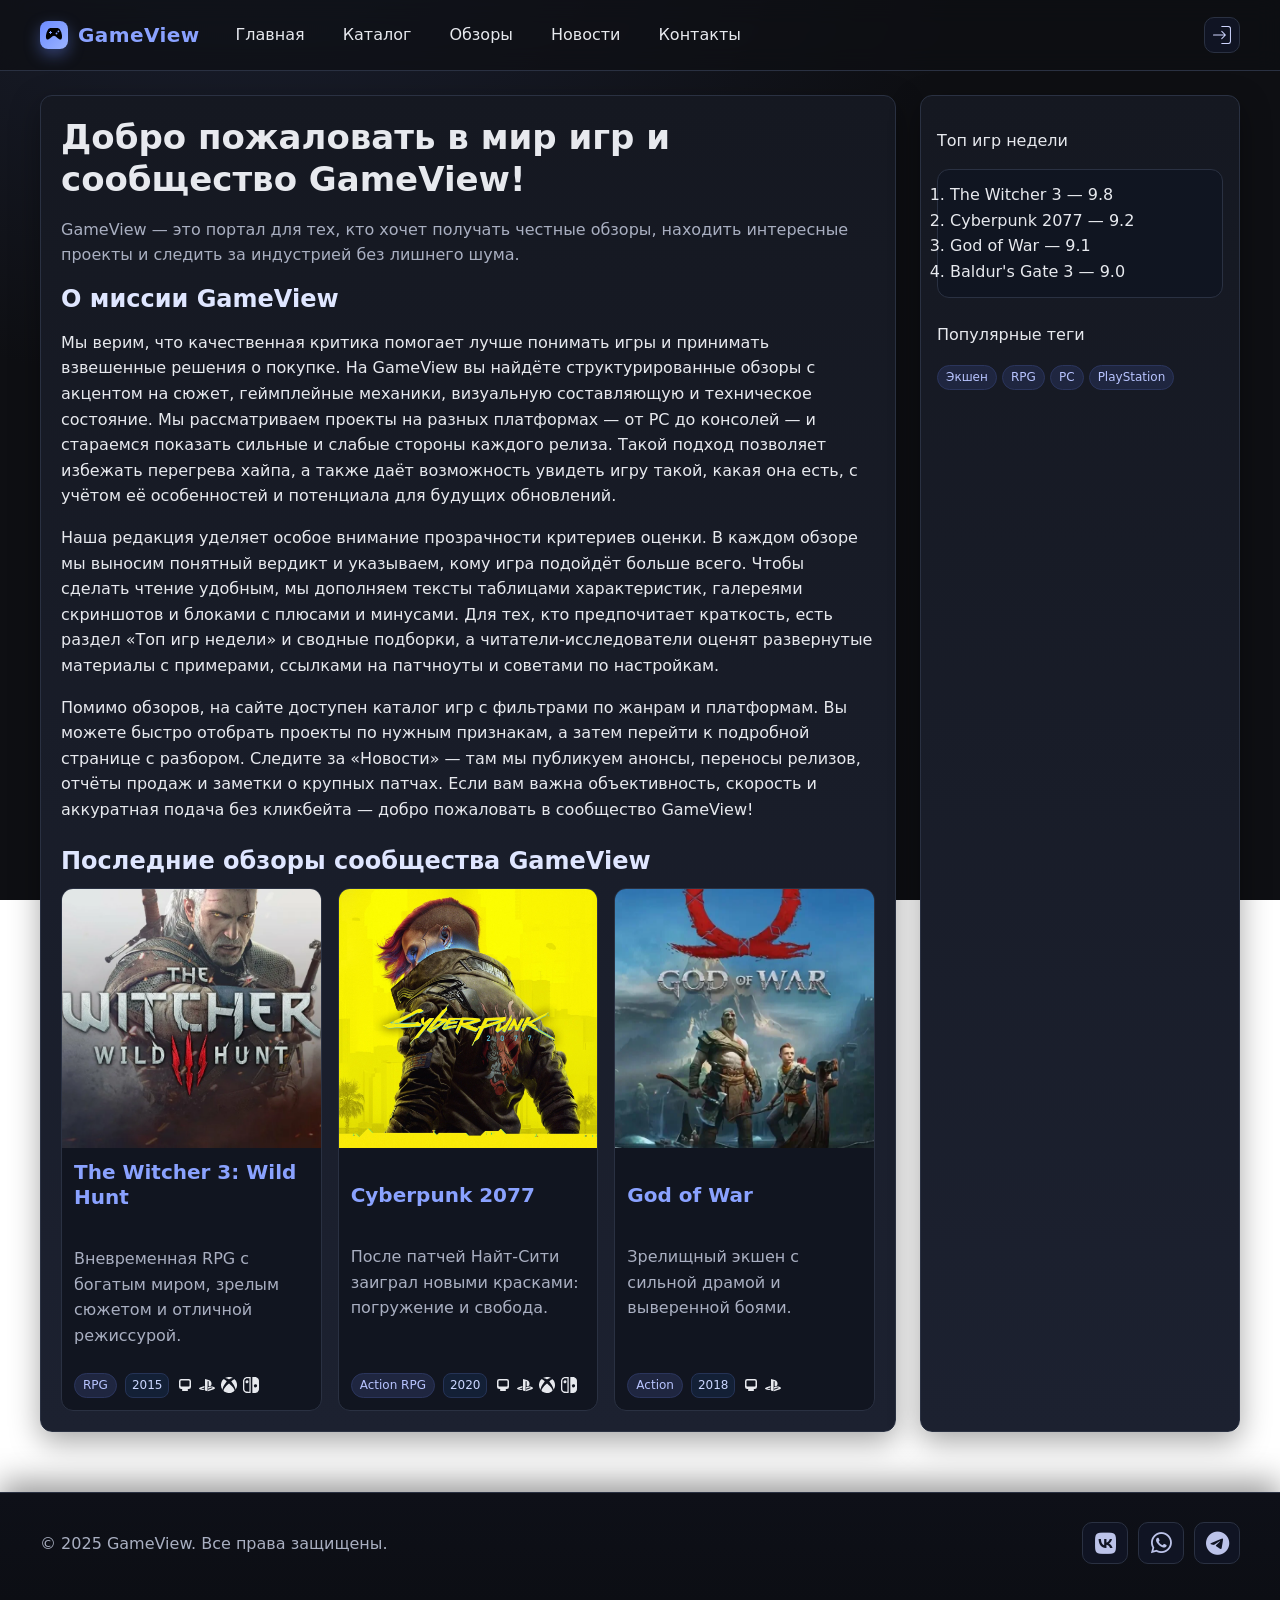
<file: wwwroot/index.html>
<!doctype html>
<html lang="ru">

<head>
  <meta charset="utf-8" />
  <meta name="viewport" content="width=device-width, initial-scale=1" />
  <title>GameView — Обзоры видеоигр</title>
  <meta name="description"
    content="GameView — честные обзоры видеоигр, новости и рейтинги. Каталог по жанрам и платформам, мнения редакции и гайды для игроков." />
  <link rel="stylesheet" href="css/styles.css" />
  <link rel="stylesheet" href="https://cdnjs.cloudflare.com/ajax/libs/font-awesome/6.4.0/css/all.min.css">
</head>

<body>
  <site-header base=""></site-header>

  <div class="container layout">
    <main id="main" role="main">
      <h1>Добро пожаловать в мир игр и сообщество GameView!</h1>
      <p class="muted">GameView — это портал для тех, кто хочет получать честные обзоры, находить интересные проекты и
        следить за индустрией без лишнего шума.</p>

      <section aria-labelledby="about-site">
        <h2 id="about-site">О миссии GameView</h2>
        <p>
          Мы верим, что качественная критика помогает лучше понимать игры и принимать взвешенные решения о покупке. На
          GameView вы найдёте структурированные обзоры с акцентом на
          сюжет, геймплейные механики, визуальную составляющую и техническое состояние. Мы рассматриваем проекты на
          разных платформах — от PC до консолей — и стараемся показать
          сильные и слабые стороны каждого релиза. Такой подход позволяет избежать перегрева хайпа, а также даёт
          возможность увидеть игру такой, какая она есть, с учётом её
          особенностей и потенциала для будущих обновлений.
        </p>
        <p>
          Наша редакция уделяет особое внимание прозрачности критериев оценки. В каждом обзоре мы выносим понятный
          вердикт и указываем, кому игра подойдёт больше всего. Чтобы
          сделать чтение удобным, мы дополняем тексты таблицами характеристик, галереями скриншотов и блоками с плюсами
          и минусами. Для тех, кто предпочитает краткость, есть
          раздел «Топ игр недели» и сводные подборки, а читатели-исследователи оценят развернутые материалы с примерами,
          ссылками на патчноуты и советами по настройкам.
        </p>
        <p>
          Помимо обзоров, на сайте доступен каталог игр с фильтрами по жанрам и платформам. Вы можете быстро отобрать
          проекты по нужным признакам, а затем перейти к подробной
          странице с разбором. Следите за «Новости» — там мы публикуем анонсы, переносы релизов, отчёты продаж и заметки
          о крупных патчах. Если вам важна объективность, скорость
          и аккуратная подача без кликбейта — добро пожаловать в сообщество GameView!
        </p>
      </section>

      <section aria-labelledby="latest-reviews">
        <h2 id="latest-reviews">Последние обзоры сообщества GameView</h2>
        <div class="card-grid">
          <div class="card">
            <img src="images/witcher3.webp" alt="Обложка The Witcher 3" />
            <div class="card-body">
              <h3 class="title"><a href="pages/game-the-witcher-3.html">The Witcher 3: Wild Hunt</a></h3>
              <p class="muted summary">Вневременная RPG с богатым миром, зрелым сюжетом и отличной режиссурой.</p>
              <div class="meta">
                <span class="badge">RPG</span>
                <span class="year-badge">2015</span>
                <span class="platforms" aria-label="Платформы">
                  <span class="has-tip" data-tip="PC">
                    <svg xmlns="http://www.w3.org/2000/svg" width="16" height="16" viewBox="0 0 16 16">
                      <path fill="currentColor" fill-rule="evenodd"
                        d="M2 4.25A2.25 2.25 0 0 1 4.25 2h7.5A2.25 2.25 0 0 1 14 4.25v5.5A2.25 2.25 0 0 1 11.75 12h-1.312c.1.128.21.248.328.36a.75.75 0 0 1 .234.545v.345a.75.75 0 0 1-.75.75h-4.5a.75.75 0 0 1-.75-.75v-.345a.75.75 0 0 1 .234-.545c.118-.111.228-.232.328-.36H4.25A2.25 2.25 0 0 1 2 9.75zm2.25-.75a.75.75 0 0 0-.75.75v4.5c0 .414.336.75.75.75h7.5a.75.75 0 0 0 .75-.75v-4.5a.75.75 0 0 0-.75-.75z"
                        clip-rule="evenodd" />
                    </svg>
                  </span>
                  <span class="has-tip" data-tip="PlayStation">
                    <svg xmlns="http://www.w3.org/2000/svg" width="16" height="16" viewBox="0 0 16 16">
                      <path fill="currentColor"
                        d="M15.858 11.451c-.313.395-1.079.676-1.079.676l-5.696 2.046v-1.509l4.192-1.493c.476-.17.549-.412.162-.538c-.386-.127-1.085-.09-1.56.08l-2.794.984v-1.566l.161-.054s.807-.286 1.942-.412c1.135-.125 2.525.017 3.616.43c1.23.39 1.368.962 1.056 1.356M9.625 8.883v-3.86c0-.453-.083-.87-.508-.988c-.326-.105-.528.198-.528.65v9.664l-2.606-.827V2c1.108.206 2.722.692 3.59.985c2.207.757 2.955 1.7 2.955 3.825c0 2.071-1.278 2.856-2.903 2.072Zm-8.424 3.625C-.061 12.15-.271 11.41.304 10.984c.532-.394 1.436-.69 1.436-.69l3.737-1.33v1.515l-2.69.963c-.474.17-.547.411-.161.538c.386.126 1.085.09 1.56-.08l1.29-.469v1.356l-.257.043a8.45 8.45 0 0 1-4.018-.323Z" />
                    </svg>
                  </span>
                  <span class="has-tip" data-tip="Xbox">
                    <svg xmlns="http://www.w3.org/2000/svg" width="16" height="16" viewBox="0 0 16 16">
                      <path fill="currentColor"
                        d="M7.202 15.967a8 8 0 0 1-3.552-1.26c-.898-.585-1.101-.826-1.101-1.306c0-.965 1.062-2.656 2.879-4.583C6.459 7.723 7.897 6.44 8.052 6.475c.302.068 2.718 2.423 3.622 3.531c1.43 1.753 2.088 3.189 1.754 3.829c-.254.486-1.83 1.437-2.987 1.802c-.954.301-2.207.429-3.239.33m-5.866-3.57C.589 11.253.212 10.127.03 8.497c-.06-.539-.038-.846.137-1.95c.218-1.377 1.002-2.97 1.945-3.95c.401-.417.437-.427.926-.263c.595.2 1.23.638 2.213 1.528l.574.519l-.313.385C4.056 6.553 2.52 9.086 1.94 10.653c-.315.852-.442 1.707-.306 2.063c.091.24.007.15-.3-.319Zm13.101.195c.074-.36-.019-1.02-.238-1.687c-.473-1.443-2.055-4.128-3.508-5.953l-.457-.575l.494-.454c.646-.593 1.095-.948 1.58-1.25c.381-.237.927-.448 1.161-.448c.145 0 .654.528 1.065 1.104a8.4 8.4 0 0 1 1.343 3.102c.153.728.166 2.286.024 3.012a9.5 9.5 0 0 1-.6 1.893c-.179.393-.624 1.156-.82 1.404c-.1.128-.1.127-.043-.148ZM7.335 1.952c-.67-.34-1.704-.705-2.276-.803a4 4 0 0 0-.759-.043c-.471.024-.45 0 .306-.358A7.8 7.8 0 0 1 6.47.128c.8-.169 2.306-.17 3.094-.005c.85.18 1.853.552 2.418.9l.168.103l-.385-.02c-.766-.038-1.88.27-3.078.853c-.361.176-.676.316-.699.312a12 12 0 0 1-.654-.319Z" />
                    </svg>
                  </span>
                  <span class="has-tip" data-tip="Nintendo">
                    <svg xmlns="http://www.w3.org/2000/svg" width="16" height="16" viewBox="0 0 16 16">
                      <g fill="currentColor">
                        <path
                          d="M9.34 8.005c0-4.38.01-7.972.023-7.982C9.373.01 10.036 0 10.831 0c1.153 0 1.51.01 1.743.05c1.73.298 3.045 1.6 3.373 3.326c.046.242.053.809.053 4.61c0 4.06.005 4.537-.123 4.976c-.022.076-.048.15-.08.242a4.14 4.14 0 0 1-3.426 2.767c-.317.033-2.889.046-2.978.013c-.05-.02-.053-.752-.053-7.979m4.675.269a1.62 1.62 0 0 0-1.113-1.034a1.61 1.61 0 0 0-1.938 1.073a1.9 1.9 0 0 0-.014.935a1.63 1.63 0 0 0 1.952 1.107c.51-.136.908-.504 1.11-1.028c.11-.285.113-.742.003-1.053M3.71 3.317c-.208.04-.526.199-.695.348c-.348.301-.52.729-.494 1.232c.013.262.03.332.136.544c.155.321.39.556.712.715c.222.11.278.123.567.133c.261.01.354 0 .53-.06c.719-.242 1.153-.94 1.03-1.656c-.142-.852-.95-1.422-1.786-1.256" />
                        <path
                          d="M3.425.053a4.14 4.14 0 0 0-3.28 3.015C0 3.628-.01 3.956.005 8.3c.01 3.99.014 4.082.08 4.39c.368 1.66 1.548 2.844 3.224 3.235c.22.05.497.06 2.29.07c1.856.012 2.048.009 2.097-.04c.05-.05.053-.69.053-7.94c0-5.374-.01-7.906-.033-7.952c-.033-.06-.09-.063-2.03-.06c-1.578.004-2.052.014-2.26.05Zm3 14.665l-1.35-.016c-1.242-.013-1.375-.02-1.623-.083a2.81 2.81 0 0 1-2.08-2.167c-.074-.335-.074-8.579-.004-8.907a2.85 2.85 0 0 1 1.716-2.05c.438-.176.64-.196 2.058-.2l1.282-.003v13.426Z" />
                      </g>
                    </svg>
                  </span>
                </span>
              </div>
            </div>
          </div>
          <div class="card">
            <img src="images/cyberpunk2077.webp" alt="Обложка Cyberpunk 2077" />
            <div class="card-body">
              <h3 class="title"><a href="pages/review-cyberpunk.html">Cyberpunk 2077</a></h3>
              <p class="muted summary">После патчей Найт-Сити заиграл новыми красками: погружение и свобода.</p>
              <div class="meta">
                <span class="badge">Action RPG</span>
                <span class="year-badge">2020</span>
                <span class="platforms" aria-label="Платформы">
                  <span class="has-tip" data-tip="PC">
                    <svg xmlns="http://www.w3.org/2000/svg" width="16" height="16" viewBox="0 0 16 16">
                      <path fill="currentColor" fill-rule="evenodd"
                        d="M2 4.25A2.25 2.25 0 0 1 4.25 2h7.5A2.25 2.25 0 0 1 14 4.25v5.5A2.25 2.25 0 0 1 11.75 12h-1.312c.1.128.21.248.328.36a.75.75 0 0 1 .234.545v.345a.75.75 0 0 1-.75.75h-4.5a.75.75 0 0 1-.75-.75v-.345a.75.75 0 0 1 .234-.545c.118-.111.228-.232.328-.36H4.25A2.25 2.25 0 0 1 2 9.75zm2.25-.75a.75.75 0 0 0-.75.75v4.5c0 .414.336.75.75.75h7.5a.75.75 0 0 0 .75-.75v-4.5a.75.75 0 0 0-.75-.75z"
                        clip-rule="evenodd" />
                    </svg>
                  </span>
                  <span class="has-tip" data-tip="PlayStation">
                    <svg xmlns="http://www.w3.org/2000/svg" width="16" height="16" viewBox="0 0 16 16">
                      <path fill="currentColor"
                        d="M15.858 11.451c-.313.395-1.079.676-1.079.676l-5.696 2.046v-1.509l4.192-1.493c.476-.17.549-.412.162-.538c-.386-.127-1.085-.09-1.56.08l-2.794.984v-1.566l.161-.054s.807-.286 1.942-.412c1.135-.125 2.525.017 3.616.43c1.23.39 1.368.962 1.056 1.356M9.625 8.883v-3.86c0-.453-.083-.87-.508-.988c-.326-.105-.528.198-.528.65v9.664l-2.606-.827V2c1.108.206 2.722.692 3.59.985c2.207.757 2.955 1.7 2.955 3.825c0 2.071-1.278 2.856-2.903 2.072Zm-8.424 3.625C-.061 12.15-.271 11.41.304 10.984c.532-.394 1.436-.69 1.436-.69l3.737-1.33v1.515l-2.69.963c-.474.17-.547.411-.161.538c.386.126 1.085.09 1.56-.08l1.29-.469v1.356l-.257.043a8.45 8.45 0 0 1-4.018-.323Z" />
                    </svg>
                  </span>
                  <span class="has-tip" data-tip="Xbox">
                    <svg xmlns="http://www.w3.org/2000/svg" width="16" height="16" viewBox="0 0 16 16">
                      <path fill="currentColor"
                        d="M7.202 15.967a8 8 0 0 1-3.552-1.26c-.898-.585-1.101-.826-1.101-1.306c0-.965 1.062-2.656 2.879-4.583C6.459 7.723 7.897 6.44 8.052 6.475c.302.068 2.718 2.423 3.622 3.531c1.43 1.753 2.088 3.189 1.754 3.829c-.254.486-1.83 1.437-2.987 1.802c-.954.301-2.207.429-3.239.33m-5.866-3.57C.589 11.253.212 10.127.03 8.497c-.06-.539-.038-.846.137-1.95c.218-1.377 1.002-2.97 1.945-3.95c.401-.417.437-.427.926-.263c.595.2 1.23.638 2.213 1.528l.574.519l-.313.385C4.056 6.553 2.52 9.086 1.94 10.653c-.315.852-.442 1.707-.306 2.063c.091.24.007.15-.3-.319Zm13.101.195c.074-.36-.019-1.02-.238-1.687c-.473-1.443-2.055-4.128-3.508-5.953l-.457-.575l.494-.454c.646-.593 1.095-.948 1.58-1.25c.381-.237.927-.448 1.161-.448c.145 0 .654.528 1.065 1.104a8.4 8.4 0 0 1 1.343 3.102c.153.728.166 2.286.024 3.012a9.5 9.5 0 0 1-.6 1.893c-.179.393-.624 1.156-.82 1.404c-.1.128-.1.127-.043-.148ZM7.335 1.952c-.67-.34-1.704-.705-2.276-.803a4 4 0 0 0-.759-.043c-.471.024-.45 0 .306-.358A7.8 7.8 0 0 1 6.47.128c.8-.169 2.306-.17 3.094-.005c.85.18 1.853.552 2.418.9l.168.103l-.385-.02c-.766-.038-1.88.27-3.078.853c-.361.176-.676.316-.699.312a12 12 0 0 1-.654-.319Z" />
                    </svg>
                  </span>
                  <span class="has-tip" data-tip="Nintendo">
                    <svg xmlns="http://www.w3.org/2000/svg" width="16" height="16" viewBox="0 0 16 16">
                      <g fill="currentColor">
                        <path
                          d="M9.34 8.005c0-4.38.01-7.972.023-7.982C9.373.01 10.036 0 10.831 0c1.153 0 1.51.01 1.743.05c1.73.298 3.045 1.6 3.373 3.326c.046.242.053.809.053 4.61c0 4.06.005 4.537-.123 4.976c-.022.076-.048.15-.08.242a4.14 4.14 0 0 1-3.426 2.767c-.317.033-2.889.046-2.978.013c-.05-.02-.053-.752-.053-7.979m4.675.269a1.62 1.62 0 0 0-1.113-1.034a1.61 1.61 0 0 0-1.938 1.073a1.9 1.9 0 0 0-.014.935a1.63 1.63 0 0 0 1.952 1.107c.51-.136.908-.504 1.11-1.028c.11-.285.113-.742.003-1.053M3.71 3.317c-.208.04-.526.199-.695.348c-.348.301-.52.729-.494 1.232c.013.262.03.332.136.544c.155.321.39.556.712.715c.222.11.278.123.567.133c.261.01.354 0 .53-.06c.719-.242 1.153-.94 1.03-1.656c-.142-.852-.95-1.422-1.786-1.256" />
                        <path
                          d="M3.425.053a4.14 4.14 0 0 0-3.28 3.015C0 3.628-.01 3.956.005 8.3c.01 3.99.014 4.082.08 4.39c.368 1.66 1.548 2.844 3.224 3.235c.22.05.497.06 2.29.07c1.856.012 2.048.009 2.097-.04c.05-.05.053-.69.053-7.94c0-5.374-.01-7.906-.033-7.952c-.033-.06-.09-.063-2.03-.06c-1.578.004-2.052.014-2.26.05Zm3 14.665l-1.35-.016c-1.242-.013-1.375-.02-1.623-.083a2.81 2.81 0 0 1-2.08-2.167c-.074-.335-.074-8.579-.004-8.907a2.85 2.85 0 0 1 1.716-2.05c.438-.176.64-.196 2.058-.2l1.282-.003v13.426Z" />
                      </g>
                    </svg>
                  </span>
                </span>
              </div>
            </div>
          </div>
          <div class="card">
            <img src="images/god-of-war.webp" alt="Обложка God of War" />
            <div class="card-body">
              <h3 class="title"><a href="pages/review-god-of-war.html">God of War</a></h3>
              <p class="muted summary">Зрелищный экшен с сильной драмой и выверенной боями.</p>
              <div class="meta">
                <span class="badge">Action</span>
                <span class="year-badge">2018</span>
                <span class="platforms" aria-label="Платформы">
                  <span class="has-tip" data-tip="PC">
                    <svg xmlns="http://www.w3.org/2000/svg" width="16" height="16" viewBox="0 0 16 16">
                      <path fill="currentColor" fill-rule="evenodd"
                        d="M2 4.25A2.25 2.25 0 0 1 4.25 2h7.5A2.25 2.25 0 0 1 14 4.25v5.5A2.25 2.25 0 0 1 11.75 12h-1.312c.1.128.21.248.328.36a.75.75 0 0 1 .234.545v.345a.75.75 0 0 1-.75.75h-4.5a.75.75 0 0 1-.75-.75v-.345a.75.75 0 0 1 .234-.545c.118-.111.228-.232.328-.36H4.25A2.25 2.25 0 0 1 2 9.75zm2.25-.75a.75.75 0 0 0-.75.75v4.5c0 .414.336.75.75.75h7.5a.75.75 0 0 0 .75-.75v-4.5a.75.75 0 0 0-.75-.75z"
                        clip-rule="evenodd" />
                    </svg>
                  </span>
                  <span class="has-tip" data-tip="PlayStation">
                    <svg xmlns="http://www.w3.org/2000/svg" width="16" height="16" viewBox="0 0 16 16">
                      <path fill="currentColor"
                        d="M15.858 11.451c-.313.395-1.079.676-1.079.676l-5.696 2.046v-1.509l4.192-1.493c.476-.17.549-.412.162-.538c-.386-.127-1.085-.09-1.56.08l-2.794.984v-1.566l.161-.054s.807-.286 1.942-.412c1.135-.125 2.525.017 3.616.43c1.23.39 1.368.962 1.056 1.356M9.625 8.883v-3.86c0-.453-.083-.87-.508-.988c-.326-.105-.528.198-.528.65v9.664l-2.606-.827V2c1.108.206 2.722.692 3.59.985c2.207.757 2.955 1.7 2.955 3.825c0 2.071-1.278 2.856-2.903 2.072Zm-8.424 3.625C-.061 12.15-.271 11.41.304 10.984c.532-.394 1.436-.69 1.436-.69l3.737-1.33v1.515l-2.69.963c-.474.17-.547.411-.161.538c.386.126 1.085.09 1.56-.08l1.29-.469v1.356l-.257.043a8.45 8.45 0 0 1-4.018-.323Z" />
                    </svg>
                  </span>
                </span>
              </div>
            </div>
          </div>
        </div>
      </section>


    </main>

    <aside aria-labelledby="sidebar">
      <section aria-labelledby="weekly-top">
        <p id="weekly-top">Топ игр недели</p>
        <ol class="panel">
          <li>The Witcher 3 — 9.8</li>
          <li>Cyberpunk 2077 — 9.2</li>
          <li>God of War — 9.1</li>
          <li>Baldur's Gate 3 — 9.0</li>
        </ol>
      </section>
      <section aria-labelledby="popular-tags">
        <p id="popular-tags">Популярные теги</p>
        <p>
          <a class="badge" href="genre-action.html">Экшен</a>
          <a class="badge" href="genre-rpg.html">RPG</a>
          <a class="badge" href="pages/platform-pc.html">PC</a>
          <a class="badge" href="pages/platform-ps.html">PlayStation</a>
        </p>
      </section>
    </aside>
  </div>

  <site-footer base=""></site-footer>
  <script src="js/components.js" defer></script>
</body>

</html>
</file>
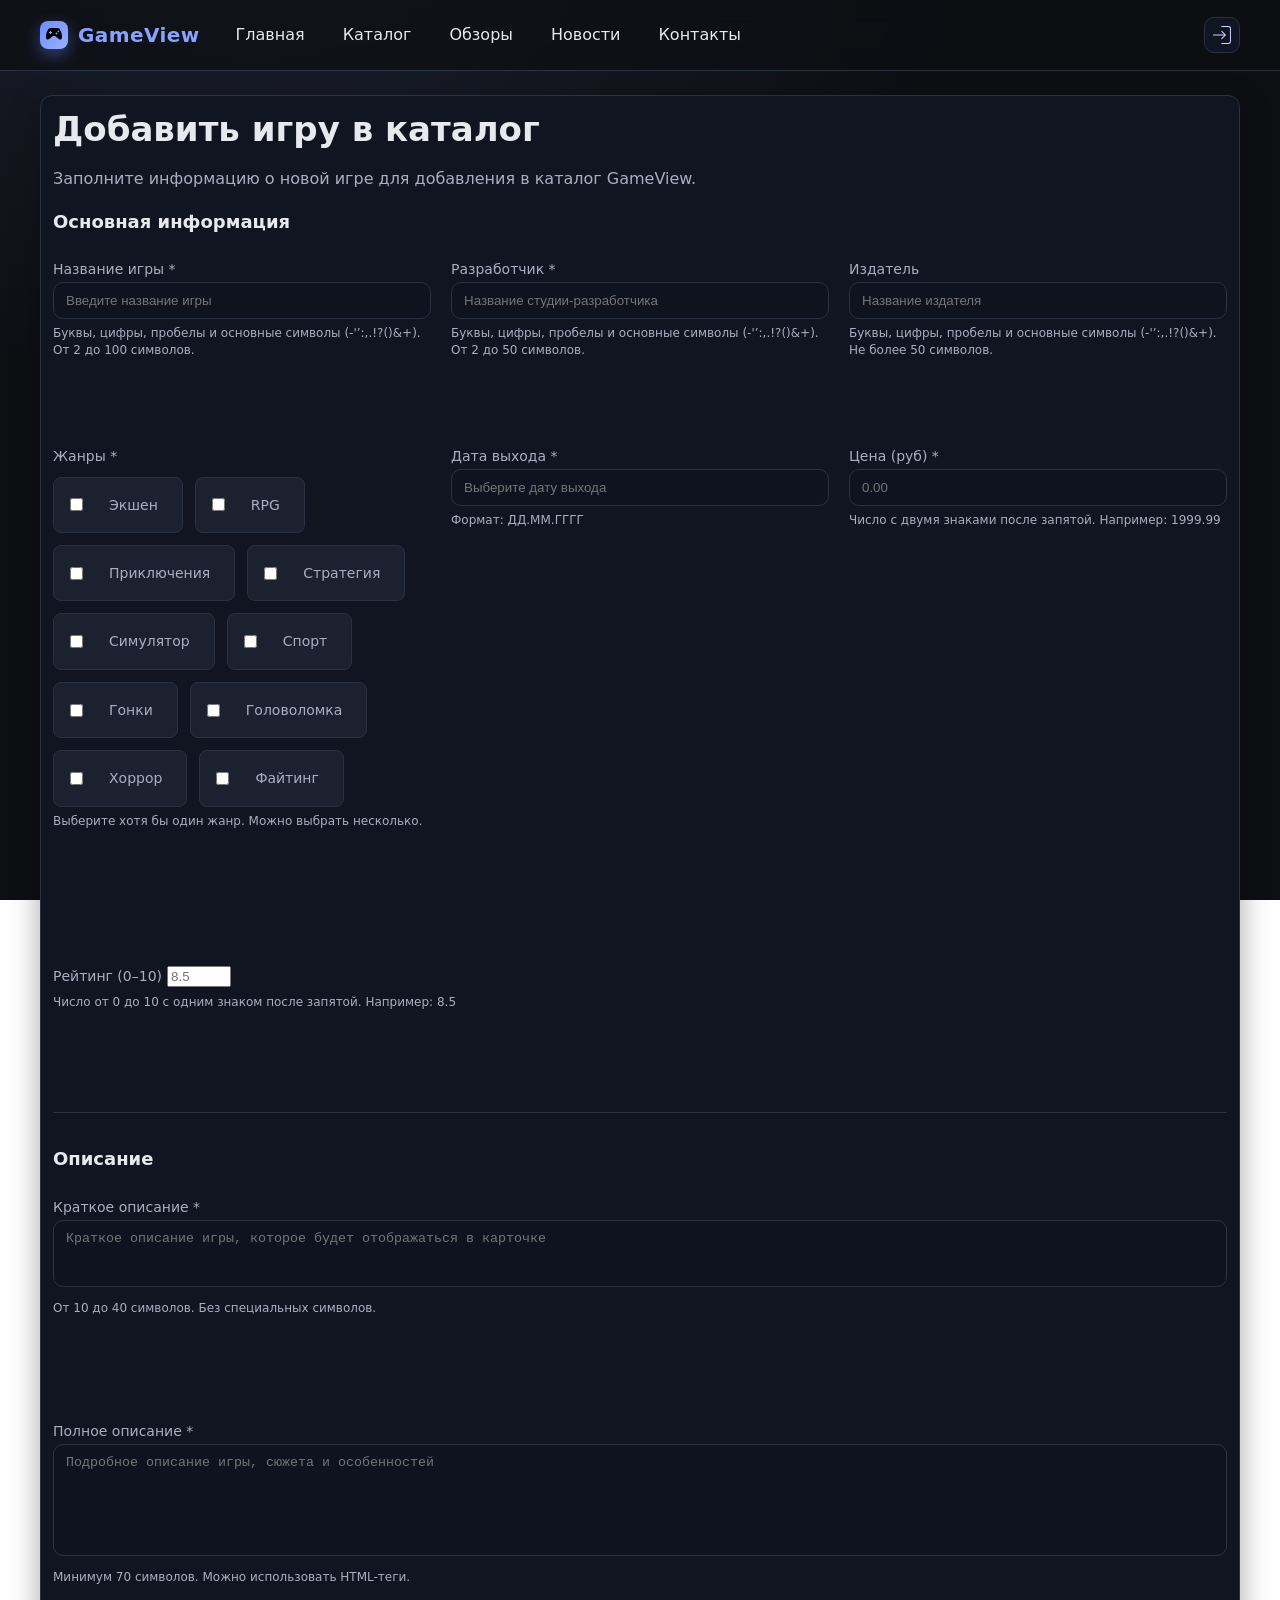
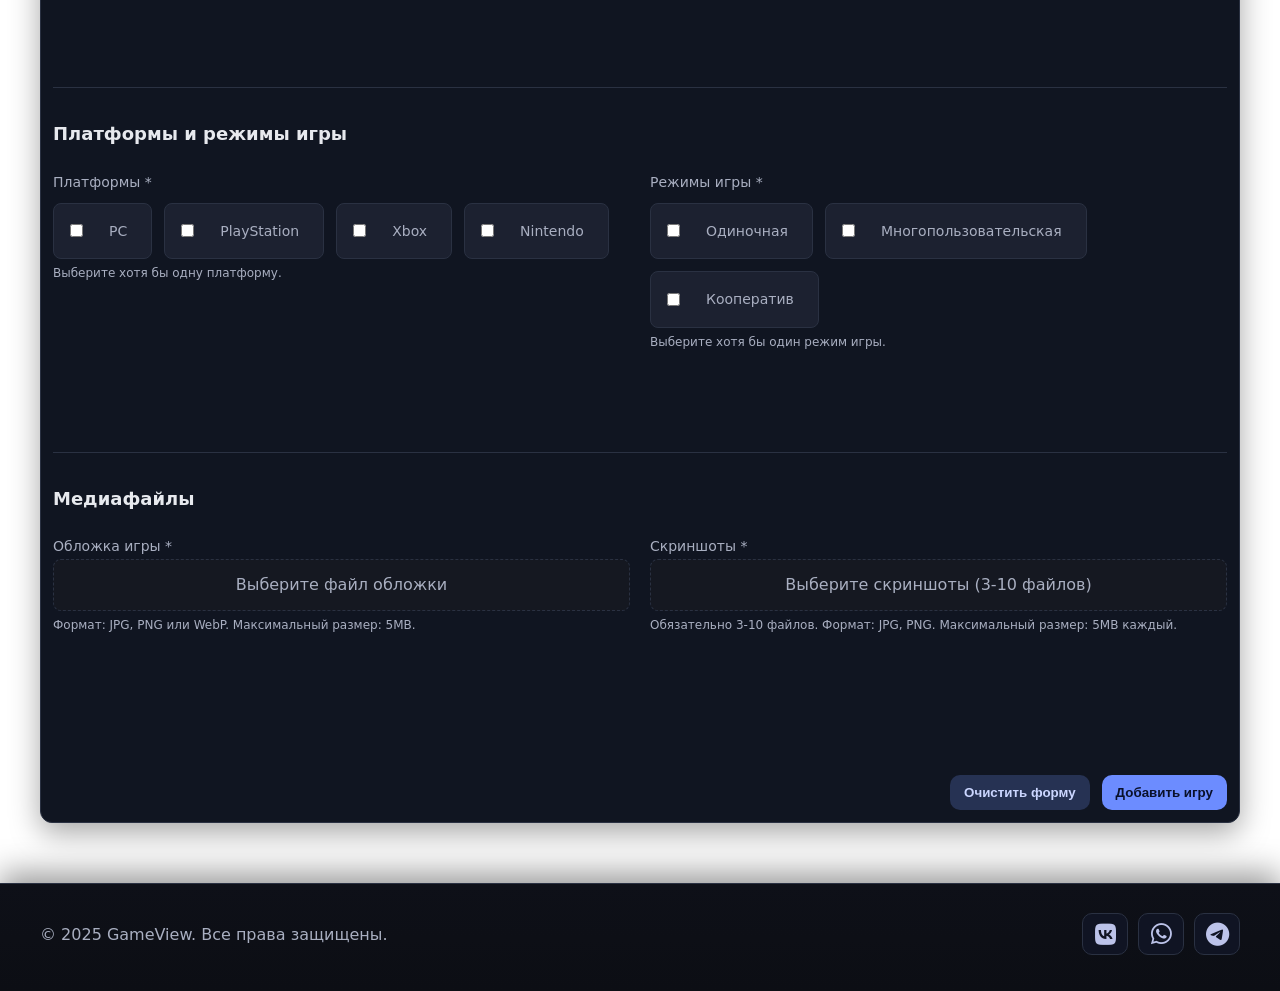
<file: wwwroot/add-game.html>
<!doctype html>
<html lang="ru">

<head>
  <meta charset="utf-8" />
  <meta name="viewport" content="width=device-width, initial-scale=1" />
  <title>Добавить игру — GameView</title>
  <link rel="stylesheet" href="css/styles.css" />
  <link rel="stylesheet" href="css/add-game.css" />
  <link rel="stylesheet" href="https://cdnjs.cloudflare.com/ajax/libs/font-awesome/6.4.0/css/all.min.css">
</head>

<body>
  <site-header base=""></site-header>

  <div class="container" style="padding:24px 0 36px;">
    <main role="main" class="panel">
      <header>
        <h1>Добавить игру в каталог</h1>
        <p class="muted">Заполните информацию о новой игре для добавления в каталог GameView.</p>
      </header>

      <form id="add-game-form" action="#" method="post" enctype="multipart/form-data" novalidate>
        <!-- Основная информация -->
        <section class="form-section" aria-labelledby="basic-info">
          <p class="section-title" id="basic-info">Основная информация</p>
          <div class="form-grid">
            <div class="form-group">
              <label for="game-title">Название игры *</label>
              <input type="text" id="game-title" name="title" required placeholder="Введите название игры">
              <div class="error-container">
                <small class="hint">Буквы, цифры, пробелы и основные символы (-'’:,.!?()&+). От 2 до 100 символов.</small>
                <span class="error-message" id="title-error"></span>
              </div>
            </div>
            
            <div class="form-group">
              <label for="game-developer">Разработчик *</label>
              <input type="text" id="game-developer" name="developer" required placeholder="Название студии-разработчика">
              <div class="error-container">
                <small class="hint">Буквы, цифры, пробелы и основные символы (-'’:,.!?()&+). От 2 до 50 символов.</small>
                <span class="error-message" id="developer-error"></span>
              </div>
            </div>
            
            <div class="form-group">
              <label for="game-publisher">Издатель</label>
              <input type="text" id="game-publisher" name="publisher" placeholder="Название издателя">
              <div class="error-container">
                <small class="hint">Буквы, цифры, пробелы и основные символы (-'’:,.!?()&+). Не более 50 символов.</small>
                <span class="error-message" id="publisher-error"></span>
              </div>
            </div>
            
            <div class="form-group">
              <label>Жанры *</label>
              <div class="genre-checkboxes">
                <div class="checkbox-group">
                  <input type="checkbox" id="genre-action" name="genres[]" value="Экшен">
                  <label for="genre-action">Экшен</label>
                </div>
                <div class="checkbox-group">
                  <input type="checkbox" id="genre-rpg" name="genres[]" value="RPG">
                  <label for="genre-rpg">RPG</label>
                </div>
                <div class="checkbox-group">
                  <input type="checkbox" id="genre-adventure" name="genres[]" value="Приключения">
                  <label for="genre-adventure">Приключения</label>
                </div>
                <div class="checkbox-group">
                  <input type="checkbox" id="genre-strategy" name="genres[]" value="Стратегия">
                  <label for="genre-strategy">Стратегия</label>
                </div>
                <div class="checkbox-group">
                  <input type="checkbox" id="genre-simulation" name="genres[]" value="Симулятор">
                  <label for="genre-simulation">Симулятор</label>
                </div>
                <div class="checkbox-group">
                  <input type="checkbox" id="genre-sports" name="genres[]" value="Спорт">
                  <label for="genre-sports">Спорт</label>
                </div>
                <div class="checkbox-group">
                  <input type="checkbox" id="genre-racing" name="genres[]" value="Гонки">
                  <label for="genre-racing">Гонки</label>
                </div>
                <div class="checkbox-group">
                  <input type="checkbox" id="genre-puzzle" name="genres[]" value="Головоломка">
                  <label for="genre-puzzle">Головоломка</label>
                </div>
                <div class="checkbox-group">
                  <input type="checkbox" id="genre-horror" name="genres[]" value="Хоррор">
                  <label for="genre-horror">Хоррор</label>
                </div>
                <div class="checkbox-group">
                  <input type="checkbox" id="genre-fighting" name="genres[]" value="Файтинг">
                  <label for="genre-fighting">Файтинг</label>
                </div>
              </div>
              <div class="error-container">
                <small class="hint">Выберите хотя бы один жанр. Можно выбрать несколько.</small>
                <span class="error-message" id="genres-error"></span>
              </div>
              <div class="selected-genres" id="selected-genres"></div>
            </div>
            
            <div class="form-group">
              <label for="game-release-date">Дата выхода *</label>
              <div class="datepicker-container">
                <input type="text" id="game-release-date" name="release_date" class="datepicker-input" required placeholder="Выберите дату выхода" readonly>
                <div class="datepicker-calendar" id="datepicker-calendar">
                  <div class="datepicker-header">
                    <button class="datepicker-nav" id="prev-year" type="button">«</button>
                    <button class="datepicker-nav" id="prev-month" type="button">‹</button>
                    
                    <div class="datepicker-month-year-select">
                      <select id="datepicker-month" class="datepicker-select">
                        <option value="0">Январь</option>
                        <option value="1">Февраль</option>
                        <option value="2">Март</option>
                        <option value="3">Апрель</option>
                        <option value="4">Май</option>
                        <option value="5">Июнь</option>
                        <option value="6">Июль</option>
                        <option value="7">Август</option>
                        <option value="8">Сентябрь</option>
                        <option value="9">Октябрь</option>
                        <option value="10">Ноябрь</option>
                        <option value="11">Декабрь</option>
                      </select>
                      <select id="datepicker-year" class="datepicker-select"></select>
                    </div>
                    
                    <button class="datepicker-nav" id="next-month" type="button">›</button>
                    <button class="datepicker-nav" id="next-year" type="button">»</button>
                  </div>
                  <div class="datepicker-weekdays">
                    <div class="datepicker-weekday">Пн</div>
                    <div class="datepicker-weekday">Вт</div>
                    <div class="datepicker-weekday">Ср</div>
                    <div class="datepicker-weekday">Чт</div>
                    <div class="datepicker-weekday">Пт</div>
                    <div class="datepicker-weekday">Сб</div>
                    <div class="datepicker-weekday">Вс</div>
                  </div>
                  <div class="datepicker-days" id="calendar-days"></div>
                  <div class="datepicker-actions">
                    <button class="datepicker-today" id="set-today" type="button">Сегодня</button>
                    <button class="datepicker-clear" id="clear-date" type="button">Очистить</button>
                  </div>
                </div>
              </div>
              <div class="error-container">
                <small class="hint">Формат: ДД.ММ.ГГГГ</small>
                <span class="error-message" id="release-date-error"></span>
              </div>
            </div>

            <div class="form-group">
              <label for="game-price">Цена (руб) *</label>
              <input type="text" id="game-price" name="price" required placeholder="0.00">
              <div class="error-container">
                <small class="hint">Число с двумя знаками после запятой. Например: 1999.99</small>
                <span class="error-message" id="price-error"></span>
              </div>
            </div>
          </div>

          <div class="form-group">
            <label for="game-rating">Рейтинг (0–10)</label>
            <input type="number" id="game-rating" name="rating" step="0.1" min="0" max="10" placeholder="8.5">
            <div class="error-container">
              <small class="hint">Число от 0 до 10 с одним знаком после запятой. Например: 8.5</small>
              <span class="error-message" id="rating-error"></span>
            </div>
          </div>
        </section>

        <!-- Описание -->
        <section class="form-section" aria-labelledby="description">
          <p class="section-title" id="description">Описание</p>
          <div class="form-grid">
            <div class="form-group full-width">
              <label for="game-summary">Краткое описание *</label>
              <textarea id="game-summary" name="summary" rows="3" required placeholder="Краткое описание игры, которое будет отображаться в карточке"></textarea>
              <div class="error-container">
                <small class="hint">От 10 до 40 символов. Без специальных символов.</small>
                <span class="error-message" id="summary-error"></span>
              </div>
            </div>
            
            <div class="form-group full-width">
              <label for="game-description">Полное описание *</label>
              <textarea id="game-description" name="description" rows="6" required placeholder="Подробное описание игры, сюжета и особенностей"></textarea>
              <div class="error-container">
                <small class="hint">Минимум 70 символов. Можно использовать HTML-теги.</small>
                <span class="error-message" id="description-error"></span>
              </div>
            </div>
          </div>
        </section>

        <!-- Платформы и режимы -->
        <section class="form-section" aria-labelledby="platforms-modes">
            <p class="section-title" id="platforms-modes">Платформы и режимы игры</p>
            <div class="form-grid">
            <div class="form-group">
                <label>Платформы *</label>
                <div class="platform-checkboxes">
                <div class="checkbox-group">
                    <input type="checkbox" id="platform-pc" name="platforms[]" value="PC">
                    <label for="platform-pc">PC</label>
                </div>
                <div class="checkbox-group">
                    <input type="checkbox" id="platform-ps" name="platforms[]" value="PlayStation">
                    <label for="platform-ps">PlayStation</label>
                </div>
                <div class="checkbox-group">
                    <input type="checkbox" id="platform-xbox" name="platforms[]" value="Xbox">
                    <label for="platform-xbox">Xbox</label>
                </div>
                <div class="checkbox-group">
                    <input type="checkbox" id="platform-nintendo" name="platforms[]" value="Nintendo">
                    <label for="platform-nintendo">Nintendo</label>
                </div>
                </div>
                <div class="error-container">
                <small class="hint">Выберите хотя бы одну платформу.</small>
                <span class="error-message" id="platforms-error"></span>
                </div>
            </div>
            
            <div class="form-group">
                <label>Режимы игры *</label>
                <div class="mode-checkboxes">
                <div class="checkbox-group">
                    <input type="checkbox" id="mode-single" name="modes[]" value="single">
                    <label for="mode-single">Одиночная</label>
                </div>
                <div class="checkbox-group">
                    <input type="checkbox" id="mode-multi" name="modes[]" value="multiplayer">
                    <label for="mode-multi">Многопользовательская</label>
                </div>
                <div class="checkbox-group">
                    <input type="checkbox" id="mode-coop" name="modes[]" value="cooperative">
                    <label for="mode-coop">Кооператив</label>
                </div>
                </div>
                <div class="error-container">
                <small class="hint">Выберите хотя бы один режим игры.</small>
                <span class="error-message" id="modes-error"></span>
                </div>
            </div>
            </div>
        </section>
        
        <!-- Системные требования -->
        <section class="form-section system-requirements-section" aria-labelledby="system-requirements" id="system-requirements-section" style="display: none;">
            <p class="section-title" id="system-requirements">Системные требования (PC)</p>
            <div class="form-grid">
            <div class="form-group">
                <label for="req-cpu">Процессор</label>
                <input type="text" id="req-cpu" name="requirements[cpu]" placeholder="Минимальные требования к процессору">
                <div class="error-container">
                <small class="hint">Например: Intel Core i5-2500K или AMD FX-6300</small>
                <span class="error-message" id="cpu-error"></span>
                </div>
            </div>
            
            <div class="form-group">
                <label for="req-ram">Оперативная память</label>
                <input type="text" id="req-ram" name="requirements[ram]" placeholder="Минимальный объем ОЗУ">
                <div class="error-container">
                <small class="hint">Формат: число и единица измерения, например: 8 GB</small>
                <span class="error-message" id="ram-error"></span>
                </div>
            </div>
            
            <div class="form-group">
                <label for="req-gpu">Видеокарта</label>
                <input type="text" id="req-gpu" name="requirements[gpu]" placeholder="Минимальные требования к видеокарте">
                <div class="error-container">
                <small class="hint">Например: NVIDIA GeForce GTX 770 или AMD Radeon R9 280</small>
                <span class="error-message" id="gpu-error"></span>
                </div>
            </div>
            
            <div class="form-group">
                <label for="req-storage">Место на диске</label>
                <input type="text" id="req-storage" name="requirements[storage]" placeholder="Требуемое место на диске">
                <div class="error-container">
                <small class="hint">Формат: число и единица измерения, например: 50 GB</small>
                <span class="error-message" id="storage-error"></span>
                </div>
            </div>
            </div>
        </section>

        <!-- Медиафайлы -->
        <section class="form-section" aria-labelledby="media">
          <p class="section-title" id="media">Медиафайлы</p>
          <div class="form-grid">
            <div class="form-group">
              <label for="game-cover">Обложка игры *</label>
              <div class="file-input-wrapper">
                <input type="file" id="game-cover" name="cover" accept="image/*" required>
                <div class="file-input-label">
                  <span>Выберите файл обложки</span>
                </div>
              </div>
              <div class="error-container">
                <small class="hint">Формат: JPG, PNG или WebP. Максимальный размер: 5MB.</small>
                <span class="error-message" id="cover-error"></span>
              </div>
              <div class="image-preview" id="cover-preview"></div>
            </div>
            
            <div class="form-group">
              <label for="game-screenshots">Скриншоты *</label>
              <div class="file-input-wrapper">
                <input type="file" id="game-screenshots" name="screenshots[]" accept="image/*" multiple required>
                <div class="file-input-label">
                  <span>Выберите скриншоты (3-10 файлов)</span>
                </div>
              </div>
              <div class="error-container">
                <small class="hint">Обязательно 3-10 файлов. Формат: JPG, PNG. Максимальный размер: 5MB каждый.</small>
                <span class="error-message" id="screenshots-error"></span>
              </div>
              <div class="image-preview" id="screenshots-preview"></div>
            </div>
          </div>
        </section>

        <!-- Действия -->
        <div class="form-actions">
          <button type="reset" class="btn secondary">Очистить форму</button>
          <button type="submit" class="btn">Добавить игру</button>
        </div>
      </form>
    </main>
  </div>

  <site-footer base=""></site-footer>
  <script src="js/components.js" defer></script>
  <script src="js/add-game-ajax.js" defer></script>
</body>

</html>
</file>
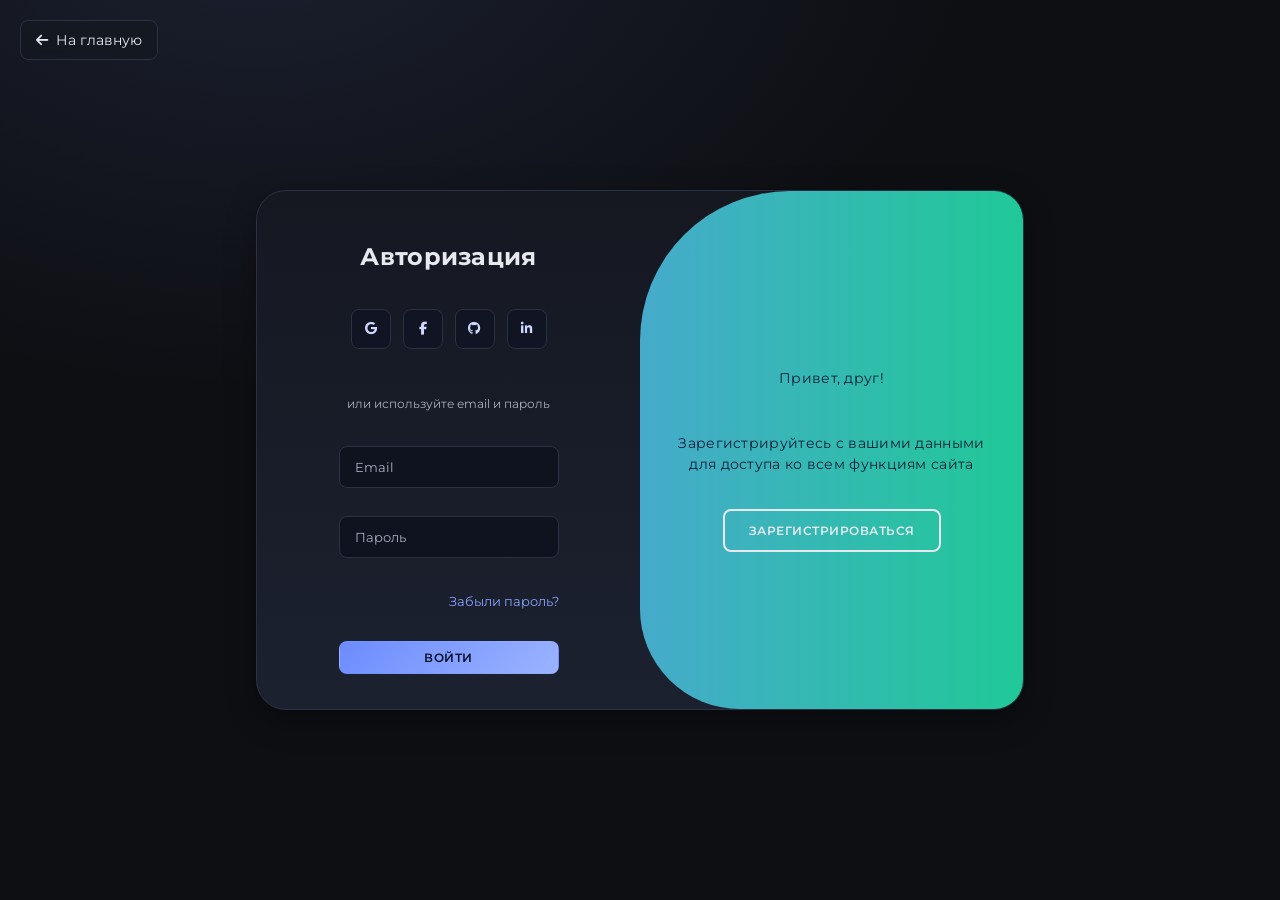
<file: wwwroot/auth.html>
<!DOCTYPE html>
<html lang="ru">
  <head>
    <meta charset="UTF-8" />
    <meta name="viewport" content="width=device-width, initial-scale=1.0" />
    <link rel="stylesheet" href="https://cdnjs.cloudflare.com/ajax/libs/font-awesome/6.4.0/css/all.min.css">
    <link rel="stylesheet" href="css/auth.css" />
    <title>Вход и регистрация | GameView</title>
  </head>

  <body>
    <a href="../index.html" class="back-button">
      <i class="fas fa-arrow-left"></i>
      На главную
    </a>
    
    <div class="container" id="container">
      <div class="form-container sign-in">
        <form>
          <p>Авторизация</p>
          <div class="social-icons">
            <a href="#" class="icon" title="Войти через Google">
              <i class="fa-brands fa-google"></i>
            </a>
            <a href="#" class="icon" title="Войти через Facebook">
              <i class="fa-brands fa-facebook-f"></i>
            </a>
            <a href="#" class="icon" title="Войти через GitHub">
              <i class="fa-brands fa-github"></i>
            </a>
            <a href="#" class="icon" title="Войти через LinkedIn">
              <i class="fa-brands fa-linkedin-in"></i>
            </a>
          </div>
          <span>или используйте email и пароль</span>
          <input type="email" placeholder="Email" required />
          <input type="password" placeholder="Пароль" required />
          <a href="#" class="forgot-password">Забыли пароль?</a>
          <button type="submit">Войти</button>
        </form>
      </div>
      
      <div class="form-container sign-up">
        <form>
          <p>Регистрация</p>
          <div class="social-icons">
            <a href="#" class="icon" title="Зарегистрироваться через Google">
              <i class="fa-brands fa-google"></i>
            </a>
            <a href="#" class="icon" title="Зарегистрироваться через Facebook">
              <i class="fa-brands fa-facebook-f"></i>
            </a>
            <a href="#" class="icon" title="Зарегистрироваться через GitHub">
              <i class="fa-brands fa-github"></i>
            </a>
            <a href="#" class="icon" title="Зарегистрироваться через LinkedIn">
              <i class="fa-brands fa-linkedin-in"></i>
            </a>
          </div>
          <span>или используйте email для регистрации</span>
          <input type="text" placeholder="Имя" required />
          <input type="email" placeholder="Email" required />
          <input type="password" placeholder="Пароль" required />
          <button type="submit">Зарегистрироваться</button>
        </form>
      </div>
      
      <div class="toggle-container">
        <div class="toggle">
          <div class="toggle-panel toggle-left">
            <p>Добро пожаловать!</p>
            <p>Введите ваши данные для входа в аккаунт</p>
            <button class="hidden" id="login">Войти</button>
          </div>
          <div class="toggle-panel toggle-right">
            <p>Привет, друг!</p>
            <p>
              Зарегистрируйтесь с вашими данными для доступа ко всем функциям сайта
            </p>
            <button class="hidden" id="register">Зарегистрироваться</button>
          </div>
        </div>
      </div>
    </div>

    <script src="js/auth.js"></script>
  </body>
</html>
</file>
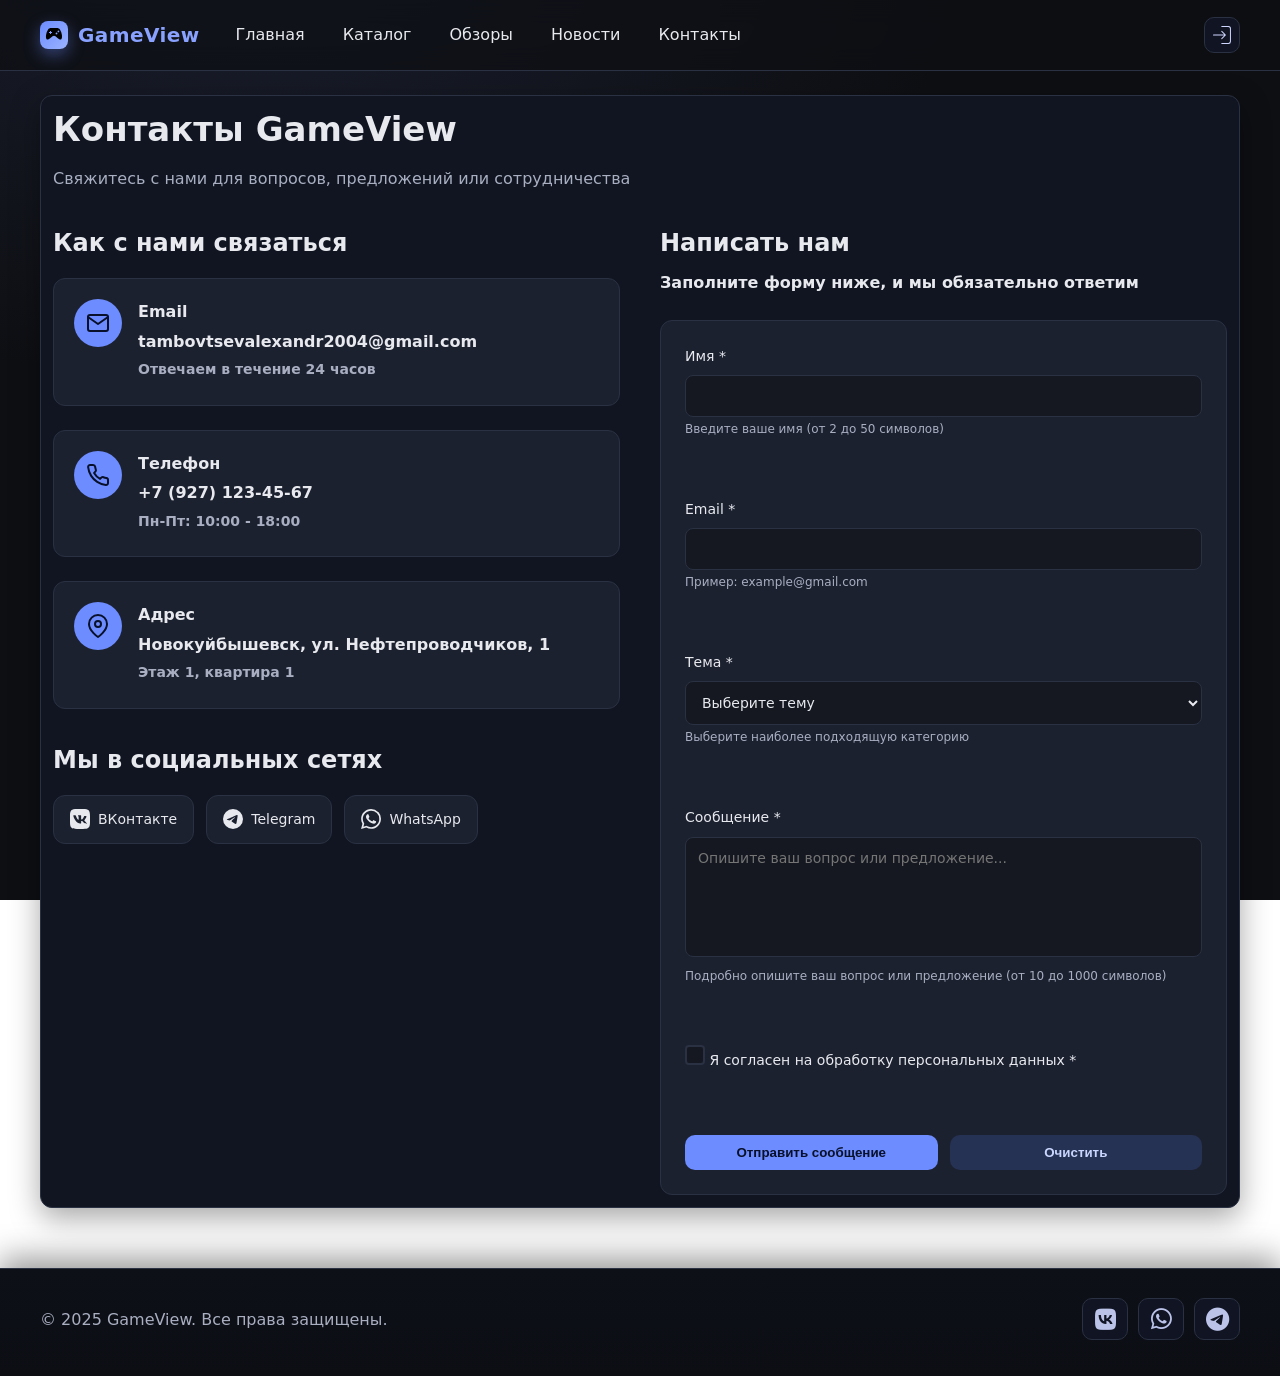
<file: wwwroot/contacts.html>
<!doctype html>
<html lang="ru">

<head>
  <meta charset="utf-8" />
  <meta name="viewport" content="width=device-width, initial-scale=1" />
  <title>Контакты — GameView</title>
  <meta name="description"
    content="Свяжитесь с нами для вопросов, предложений или сотрудничества. Мы всегда рады обратной связи от наших читателей." />
  <link rel="stylesheet" href="css/styles.css" />
  <link rel="stylesheet" href="css/contacts.css" />
  <link rel="stylesheet" href="https://cdnjs.cloudflare.com/ajax/libs/font-awesome/6.4.0/css/all.min.css">
</head>

<body>
  <site-header base="../"></site-header>

  <div class="container" style="padding:24px 0 36px;">
    <main role="main" class="panel">
      <header>
        <h1>Контакты GameView</h1>
        <p class="muted">Свяжитесь с нами для вопросов, предложений или сотрудничества</p>
      </header>

      <div class="contacts-layout">
        <!-- Информация о контактах -->
        <section class="contact-info">
          <p>Как с нами связаться</p>
          
          <div class="contact-methods">
            <div class="contact-method">
              <div class="contact-icon">
                <svg xmlns="http://www.w3.org/2000/svg" width="24" height="24" viewBox="0 0 24 24" fill="none" stroke="currentColor" stroke-width="2" stroke-linecap="round" stroke-linejoin="round">
                  <path d="M4 4h16c1.1 0 2 .9 2 2v12c0 1.1-.9 2-2 2H4c-1.1 0-2-.9-2-2V6c0-1.1.9-2 2-2z"/>
                  <polyline points="22,6 12,13 2,6"/>
                </svg>
              </div>
              <div class="contact-details">
                <p class="contact-label">Email</p>
                <p>tambovtsevalexandr2004@gmail.com</p>
                <p class="muted">Отвечаем в течение 24 часов</p>
              </div>
            </div>

            <div class="contact-method">
              <div class="contact-icon">
                <svg xmlns="http://www.w3.org/2000/svg" width="24" height="24" viewBox="0 0 24 24" fill="none" stroke="currentColor" stroke-width="2" stroke-linecap="round" stroke-linejoin="round">
                  <path d="M22 16.92v3a2 2 0 0 1-2.18 2 19.79 19.79 0 0 1-8.63-3.07 19.5 19.5 0 0 1-6-6 19.79 19.79 0 0 1-3.07-8.67A2 2 0 0 1 4.11 2h3a2 2 0 0 1 2 1.72 12.84 12.84 0 0 0 .7 2.81 2 2 0 0 1-.45 2.11L8.09 9.91a16 16 0 0 0 6 6l1.27-1.27a2 2 0 0 1 2.11-.45 12.84 12.84 0 0 0 2.81.7A2 2 0 0 1 22 16.92z"/>
                </svg>
              </div>
              <div class="contact-details">
                <p class="contact-label">Телефон</p>
                <p>+7 (927) 123-45-67</p>
                <p class="muted">Пн-Пт: 10:00 - 18:00</p>
              </div>
            </div>

            <div class="contact-method">
              <div class="contact-icon">
                <svg xmlns="http://www.w3.org/2000/svg" width="24" height="24" viewBox="0 0 24 24" fill="none" stroke="currentColor" stroke-width="2" stroke-linecap="round" stroke-linejoin="round">
                  <path d="M21 10c0 7-9 13-9 13s-9-6-9-13a9 9 0 0 1 18 0z"/>
                  <circle cx="12" cy="10" r="3"/>
                </svg>
              </div>
              <div class="contact-details">
                <p class="contact-label">Адрес</p>
                <p>Новокуйбышевск, ул. Нефтепроводчиков, 1</p>
                <p class="muted">Этаж 1, квартира 1</p>
              </div>
            </div>
          </div>

          <div class="social-links">
            <p class="contact-label">Мы в социальных сетях</p>
            <div class="social-buttons">
              <a href="#" class="social-btn" aria-label="ВКонтакте">
                <svg xmlns="http://www.w3.org/2000/svg" width="20" height="20" viewBox="0 0 24 24" fill="currentColor">
                  <path d="M15.684 0H8.316C1.592 0 0 1.592 0 8.316v7.368C0 22.408 1.592 24 8.316 24h7.368C22.408 24 24 22.408 24 15.684V8.316C24 1.592 22.408 0 15.684 0zm3.692 17.123h-1.744c-.66 0-.864-.525-2.05-1.727-1.033-1.01-1.49-.864-1.744-.864-.356 0-.458.102-.458.593v1.575c0 .424-.135.678-1.253.678-1.846 0-3.896-1.118-5.335-3.202C4.624 10.857 4.03 8.57 4.03 8.096c0-.254.102-.491.593-.491h1.744c.44 0 .61.203.78.677.863 2.49 2.303 4.675 2.896 4.675.22 0 .322-.102.322-.66V9.721c-.068-1.186-.695-1.287-.695-1.71 0-.203.17-.407.44-.407h2.744c.373 0 .508.203.508.643v3.473c0 .372.17.508.271.678.102.17.203.254.44.254.22 0 .407-.068.61-.254 1.254-1.203 2.151-3.473 2.151-3.473.119-.254.322-.39.61-.39h1.744c.525 0 .644.271.525.643-.22 1.017-2.354 4.031-2.354 4.031-.186.305-.254.44 0 .78.186.254.79.78 1.203 1.253.745.847 1.32 1.558 1.473 2.05.17.49-.085.744-.576.744z"/>
                </svg>
                ВКонтакте
              </a>
              <a href="#" class="social-btn" aria-label="Telegram">
                <svg xmlns="http://www.w3.org/2000/svg" width="20" height="20" viewBox="0 0 24 24" fill="currentColor">
                  <path d="M11.944 0A12 12 0 0 0 0 12a12 12 0 0 0 12 12 12 12 0 0 0 12-12A12 12 0 0 0 12 0a12 12 0 0 0-.056 0zm4.962 7.224c.1-.002.321.023.465.14a.506.506 0 0 1 .171.325c.016.093.036.306.02.472-.18 1.898-.962 6.502-1.36 8.627-.168.9-.499 1.201-.82 1.23-.696.065-1.225-.46-1.9-.902-1.056-.693-1.653-1.124-2.678-1.8-1.185-.78-.417-1.21.258-1.91.177-.184 3.247-2.977 3.307-3.23.007-.032.014-.15-.056-.212s-.174-.041-.249-.024c-.106.024-1.793 1.14-5.061 3.345-.48.33-.913.49-1.302.48-.428-.008-1.252-.241-1.865-.44-.752-.245-1.349-.374-1.297-.789.027-.216.325-.437.893-.663 3.498-1.524 5.83-2.529 6.998-3.014 3.332-1.386 4.025-1.627 4.476-1.635z"/>
                </svg>
                Telegram
              </a>
              <a href="#" class="social-btn" aria-label="WhatsApp">
                <svg xmlns="http://www.w3.org/2000/svg" width="20" height="20" viewBox="0 0 24 24" fill="currentColor">
                  <path d="M17.472 14.382c-.297-.149-1.758-.867-2.03-.967-.273-.099-.471-.148-.67.15-.197.297-.767.966-.94 1.164-.173.199-.347.223-.644.075-.297-.15-1.255-.463-2.39-1.475-.883-.788-1.48-1.761-1.653-2.059-.173-.297-.018-.458.13-.606.134-.133.298-.347.446-.52.149-.174.198-.298.298-.497.099-.198.05-.372-.025-.52-.075-.148-.669-1.611-.916-2.207-.242-.579-.487-.5-.669-.51-.173-.008-.371-.01-.57-.01-.198 0-.52.074-.792.372-.272.297-1.04 1.016-1.04 2.479 0 1.462 1.065 2.875 1.213 3.074.149.198 2.096 3.2 5.077 4.487.709.306 1.262.489 1.694.625.712.227 1.36.195 1.871.118.571-.085 1.758-.719 2.006-1.413.248-.694.248-1.289.173-1.413-.074-.124-.272-.198-.57-.347m-5.421 7.403h-.004a9.87 9.87 0 01-5.031-1.378l-.361-.214-3.741.982.998-3.648-.235-.374a9.86 9.86 0 01-1.51-5.26c.001-5.45 4.436-9.884 9.888-9.884 2.64 0 5.122 1.03 6.988 2.898a9.825 9.825 0 012.893 6.994c-.003 5.45-4.437 9.884-9.885 9.884m8.413-18.297A11.815 11.815 0 0012.05 0C5.495 0 .16 5.335.157 11.892c0 2.096.547 4.142 1.588 5.945L.057 24l6.305-1.654a11.882 11.882 0 005.683 1.448h.005c6.554 0 11.89-5.335 11.893-11.893A11.821 11.821 0 0020.885 3.488"/>
                </svg>
                WhatsApp
              </a>
            </div>
          </div>
        </section>

        <!-- Форма обратной связи -->
        <section class="contact-form-section">
          <p>Написать нам</p>
          <p class="muted">Заполните форму ниже, и мы обязательно ответим</p>
          
          <form class="contact-form" id="contactForm" action="#" method="post" novalidate>
            <div class="form-group">
              <label for="contact-name">Имя *</label>
              <input type="text" id="contact-name" name="name" required>
              <div class="field-hint">Введите ваше имя (от 2 до 50 символов)</div>
              <div class="error-message" id="contact-name-error"></div>
            </div>

            <div class="form-group">
              <label for="contact-email">Email *</label>
              <input type="email" id="contact-email" name="email" required>
              <div class="field-hint">Пример: example@gmail.com</div>
              <div class="error-message" id="contact-email-error"></div>
            </div>

            <div class="form-group">
              <label for="contact-subject">Тема *</label>
              <select id="contact-subject" name="subject" required>
                <option value="">Выберите тему</option>
                <option value="question">Вопрос по сайту</option>
                <option value="suggestion">Предложение</option>
                <option value="cooperation">Сотрудничество</option>
                <option value="bug">Сообщить об ошибке</option>
                <option value="other">Другое</option>
              </select>
              <div class="field-hint">Выберите наиболее подходящую категорию</div>
              <div class="error-message" id="contact-subject-error"></div>
            </div>

            <div class="form-group">
              <label for="contact-message">Сообщение *</label>
              <textarea id="contact-message" name="message" rows="5" required placeholder="Опишите ваш вопрос или предложение..."></textarea>
              <div class="field-hint">Подробно опишите ваш вопрос или предложение (от 10 до 1000 символов)</div>
              <div class="error-message" id="contact-message-error"></div>
            </div>

            <div class="form-group">
              <label class="checkbox-label">
                <input type="checkbox" id="contact-consent" name="consent" required>
                <span class="checkmark"></span>
                Я согласен на обработку персональных данных *
              </label>
              <div class="error-message" id="contact-consent-error"></div>
            </div>

            <div class="form-actions">
              <button type="submit" class="btn">Отправить сообщение</button>
              <button type="reset" class="btn secondary">Очистить</button>
            </div>
          </form>
        </section>
      </div>
    </main>
  </div>

  <site-footer base="../"></site-footer>
  <script src="js/components.js" defer></script>
  <script src="js/contacts.js" defer></script>
</body>

</html>
</file>
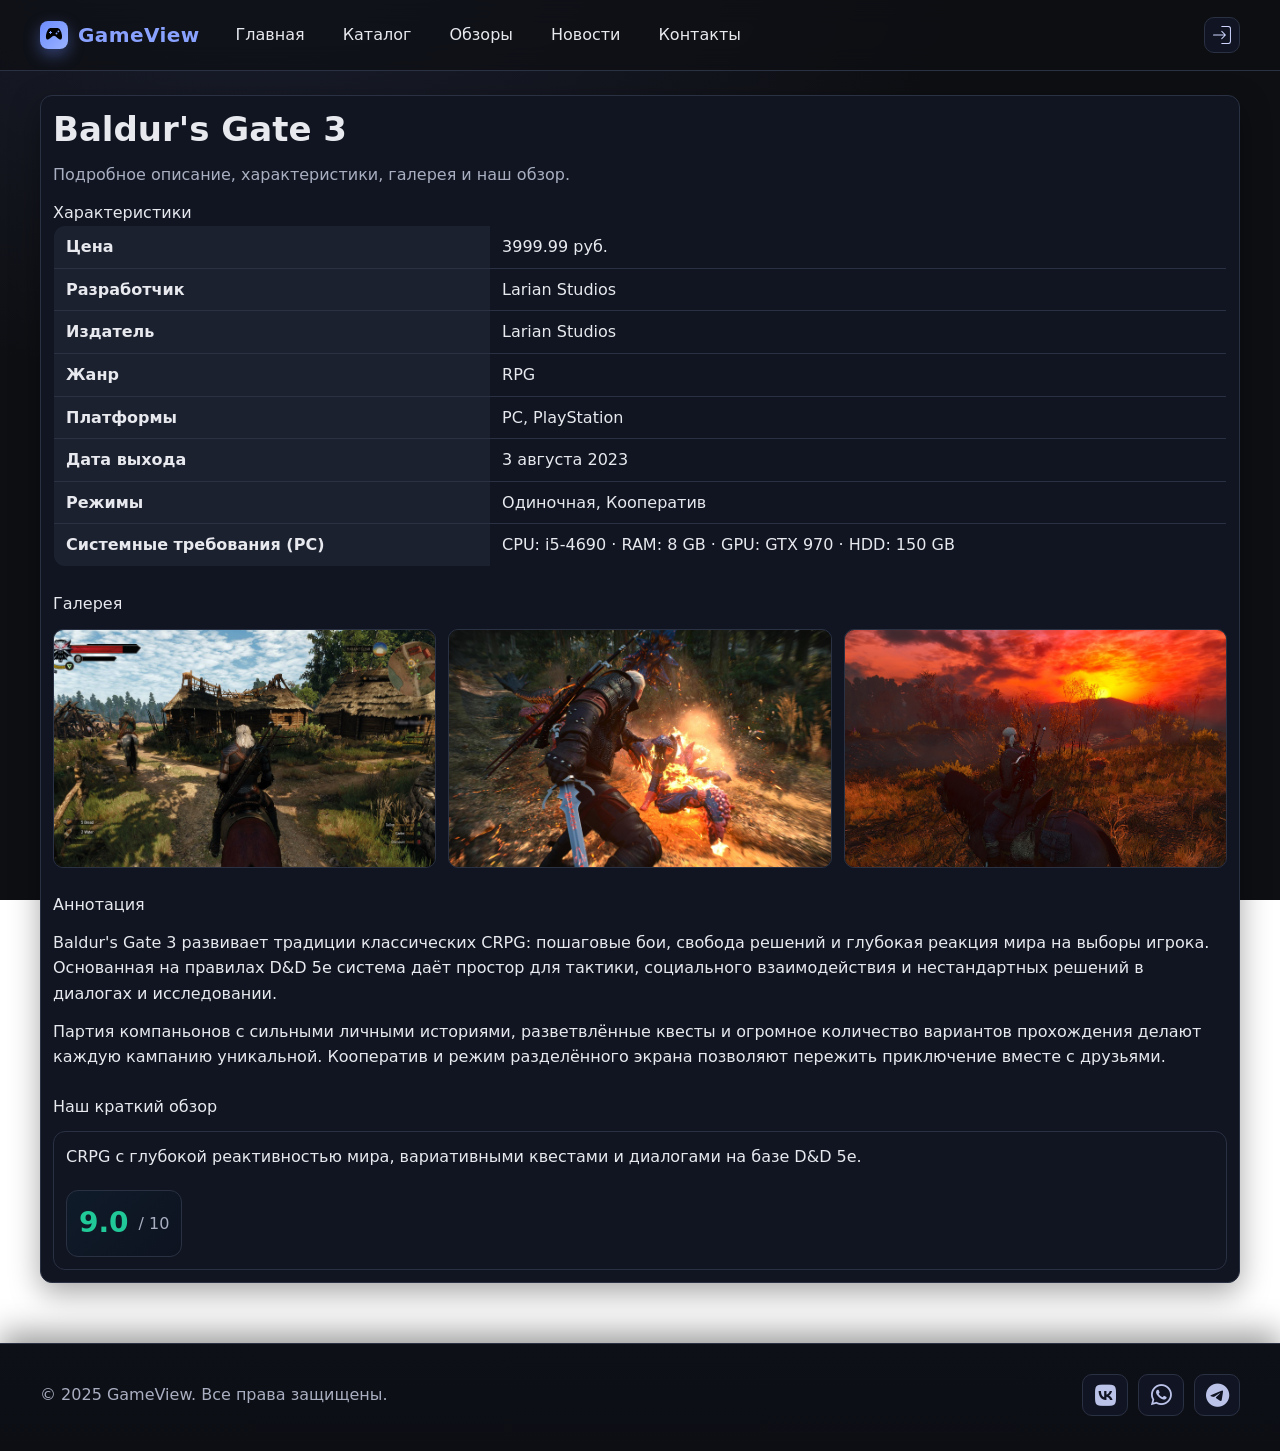
<file: wwwroot/pages/game-baldurs-gate-3.html>
<!doctype html>
<html lang="ru">

<head>
  <meta charset="utf-8" />
  <meta name="viewport" content="width=device-width, initial-scale=1" />
  <title>Baldur's Gate 3 — описание игры • GameView</title>
  <link rel="stylesheet" href="../css/styles.css" />
  <link rel="stylesheet" href="../css/game-page.css" />
  <link rel="stylesheet" href="https://cdnjs.cloudflare.com/ajax/libs/font-awesome/6.4.0/css/all.min.css">
</head>

<body>
  <site-header base="../"></site-header>

  <div class="container" style="padding:24px 0 36px;">
    <main class="panel" role="main">
      <header>
        <h1>Baldur's Gate 3</h1>
        <p class="muted">Подробное описание, характеристики, галерея и наш обзор.</p>
      </header>

      <section aria-labelledby="specs">
        <p id="specs">Характеристики</p>
        <table>
          <tbody>
            <tr>
              <th scope="row">Цена</th>
              <td>3999.99 руб.</td>
            </tr>
            <tr>
              <th scope="row">Разработчик</th>
              <td>Larian Studios</td>
            </tr>
            <tr>
              <th scope="row">Издатель</th>
              <td>Larian Studios</td>
            </tr>
            <tr>
              <th scope="row">Жанр</th>
              <td>RPG</td>
            </tr>
            <tr>
              <th scope="row">Платформы</th>
              <td>PC, PlayStation</td>
            </tr>
            <tr>
              <th scope="row">Дата выхода</th>
              <td>3 августа 2023</td>
            </tr>
            <tr>
              <th scope="row">Режимы</th>
              <td>Одиночная, Кооператив</td>
            </tr>
            <tr>
              <th scope="row">Системные требования (PC)</th>
              <td>CPU: i5-4690 · RAM: 8 GB · GPU: GTX 970 · HDD: 150 GB</td>
            </tr>
          </tbody>
        </table>
      </section>

      <section aria-labelledby="gallery">
        <p id="gallery">Галерея</p>
        <div class="gallery">
          <img src="../images/witcher_3_screenshot.jpeg" alt="Скриншот (заглушка) 1" />
          <img src="../images/witcher_3_fight.jpg" alt="Скриншот (заглушка) 2" />
          <img src="../images/witcher_3_landscape.jpg" alt="Скриншот (заглушка) 3" />
        </div>
      </section>

      <section aria-labelledby="story">
        <p id="story">Аннотация</p>
        <p>
          Baldur's Gate 3 развивает традиции классических CRPG: пошаговые бои, свобода решений и глубокая реакция мира
          на выборы игрока. Основанная на правилах D&D 5e система даёт простор для тактики, социального взаимодействия и
          нестандартных решений в диалогах и исследовании.
        </p>
        <p>
          Партия компаньонов с сильными личными историями, разветвлённые квесты и огромное количество вариантов
          прохождения делают каждую кампанию уникальной. Кооператив и режим разделённого экрана позволяют пережить
          приключение вместе с друзьями.
        </p>
      </section>

      <section aria-labelledby="review">
        <p id="review">Наш краткий обзор</p>
        <div class="panel">
          <p>CRPG с глубокой реактивностью мира, вариативными квестами и диалогами на базе D&D 5e.</p>
          <div class="score" style="margin-top:8px;">
            <span class="val">9.0</span>
            <span class="of">/ 10</span>
          </div>
        </div>
      </section>
    </main>
  </div>

  <site-footer base="../"></site-footer>
  <script src="../js/components.js" defer></script>
</body>

</html>
</file>
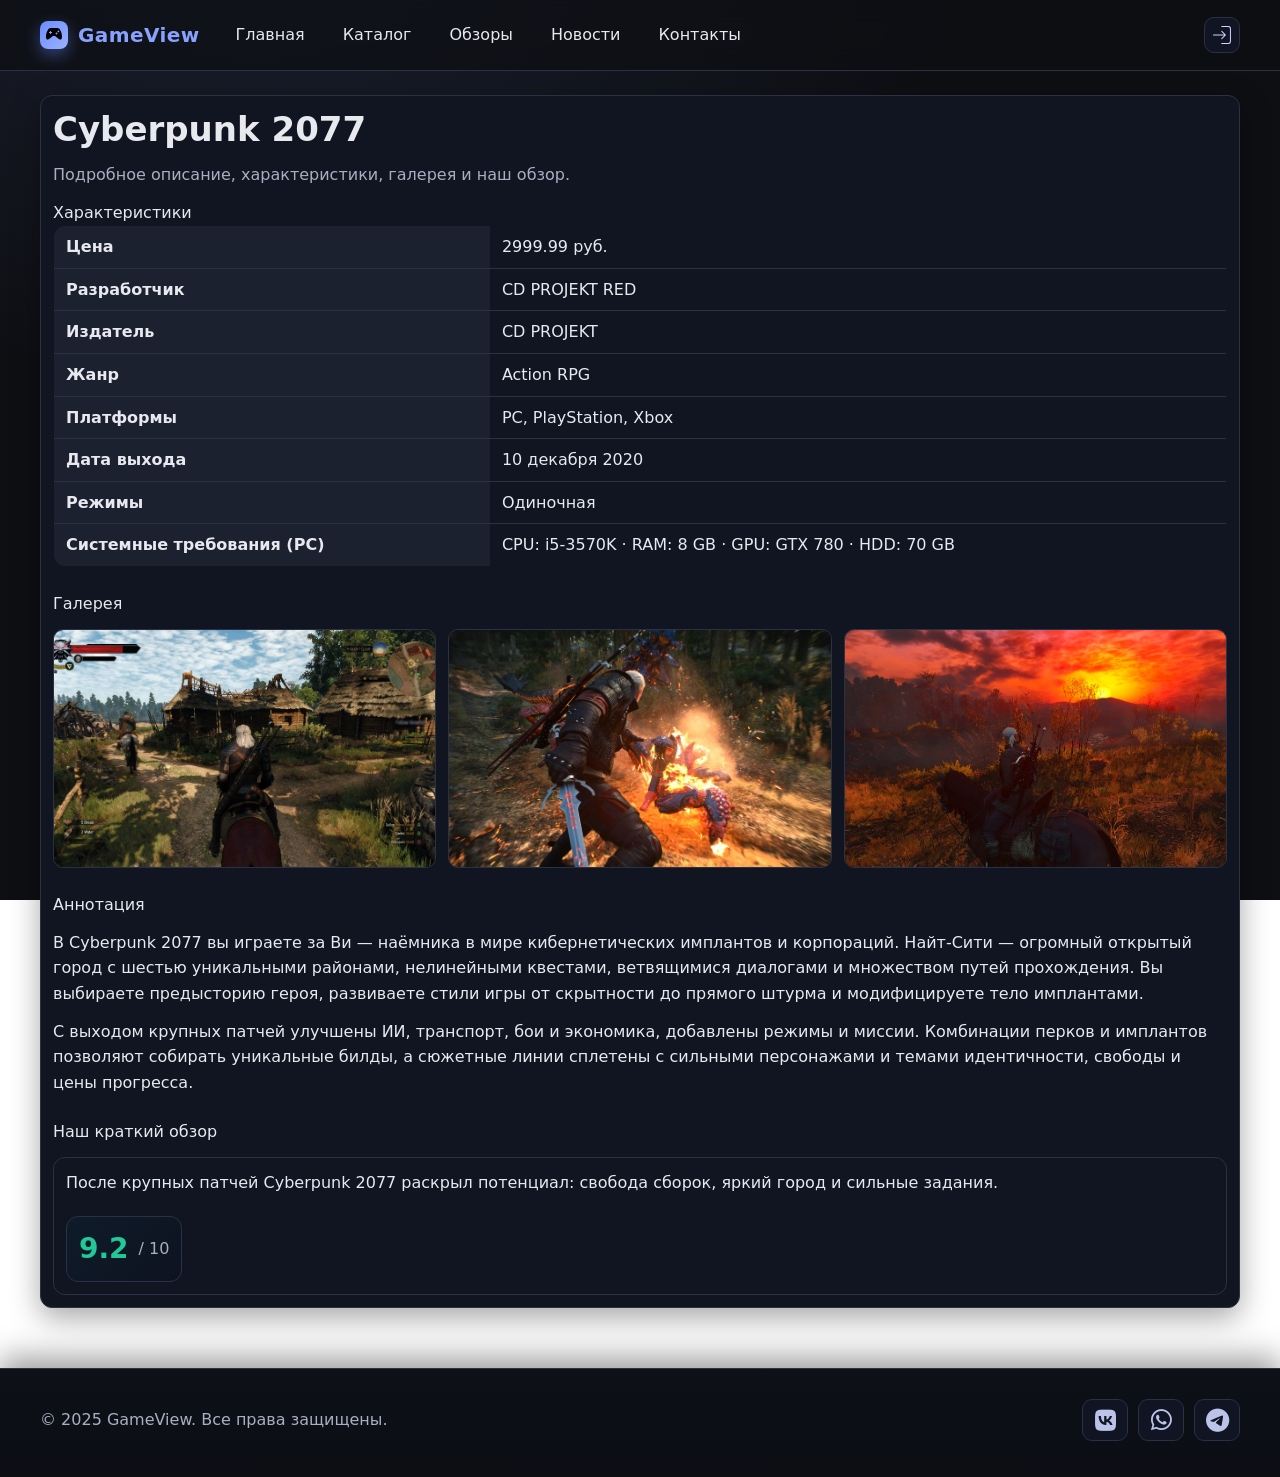
<file: wwwroot/pages/game-cyberpunk2077.html>
<!doctype html>
<html lang="ru">

<head>
  <meta charset="utf-8" />
  <meta name="viewport" content="width=device-width, initial-scale=1" />
  <title>Cyberpunk 2077 — описание игры • GameView</title>
  <link rel="stylesheet" href="../css/styles.css" />
  <link rel="stylesheet" href="../css/game-page.css" />
  <link rel="stylesheet" href="https://cdnjs.cloudflare.com/ajax/libs/font-awesome/6.4.0/css/all.min.css">
</head>

<body>
  <site-header base="../"></site-header>

  <div class="container" style="padding:24px 0 36px;">
    <main class="panel" role="main">
      <header>
        <h1>Cyberpunk 2077</h1>
        <p class="muted">Подробное описание, характеристики, галерея и наш обзор.</p>
      </header>

      <section aria-labelledby="specs">
        <p id="specs">Характеристики</p>
        <table>
          <tbody>
            <tr>
              <th scope="row">Цена</th>
              <td>2999.99 руб.</td>
            </tr>
            <tr>
              <th scope="row">Разработчик</th>
              <td>CD PROJEKT RED</td>
            </tr>
            <tr>
              <th scope="row">Издатель</th>
              <td>CD PROJEKT</td>
            </tr>
            <tr>
              <th scope="row">Жанр</th>
              <td>Action RPG</td>
            </tr>
            <tr>
              <th scope="row">Платформы</th>
              <td>PC, PlayStation, Xbox</td>
            </tr>
            <tr>
              <th scope="row">Дата выхода</th>
              <td>10 декабря 2020</td>
            </tr>
            <tr>
              <th scope="row">Режимы</th>
              <td>Одиночная</td>
            </tr>
            <tr>
              <th scope="row">Системные требования (PC)</th>
              <td>CPU: i5-3570K · RAM: 8 GB · GPU: GTX 780 · HDD: 70 GB</td>
            </tr>
          </tbody>
        </table>
      </section>

      <section aria-labelledby="gallery">
        <p id="gallery">Галерея</p>
        <div class="gallery">
          <img src="../images/witcher_3_screenshot.jpeg" alt="Скриншот (заглушка) 1" />
          <img src="../images/witcher_3_fight.jpg" alt="Скриншот (заглушка) 2" />
          <img src="../images/witcher_3_landscape.jpg" alt="Скриншот (заглушка) 3" />
        </div>
      </section>

      <section aria-labelledby="story">
        <p id="story">Аннотация</p>
        <p>
          В Cyberpunk 2077 вы играете за Ви — наёмника в мире кибернетических имплантов и корпораций. Найт‑Сити —
          огромный открытый город с шестью уникальными районами, нелинейными квестами, ветвящимися диалогами и
          множеством путей прохождения. Вы выбираете предысторию героя, развиваете стили игры от скрытности до прямого
          штурма и модифицируете тело имплантами.
        </p>
        <p>
          С выходом крупных патчей улучшены ИИ, транспорт, бои и экономика, добавлены режимы и миссии. Комбинации
          перков и имплантов позволяют собирать уникальные билды, а сюжетные линии сплетены с сильными персонажами и
          темами идентичности, свободы и цены прогресса.
        </p>
      </section>

      <section aria-labelledby="review">
        <p id="review">Наш краткий обзор</p>
        <div class="panel">
          <p>После крупных патчей Cyberpunk 2077 раскрыл потенциал: свобода сборок, яркий город и сильные задания.</p>
          <div class="score" style="margin-top:8px;">
            <span class="val">9.2</span>
            <span class="of">/ 10</span>
          </div>
        </div>
      </section>
    </main>
  </div>

  <site-footer base="../"></site-footer>
  <script src="../js/components.js" defer></script>
</body>

</html>
</file>
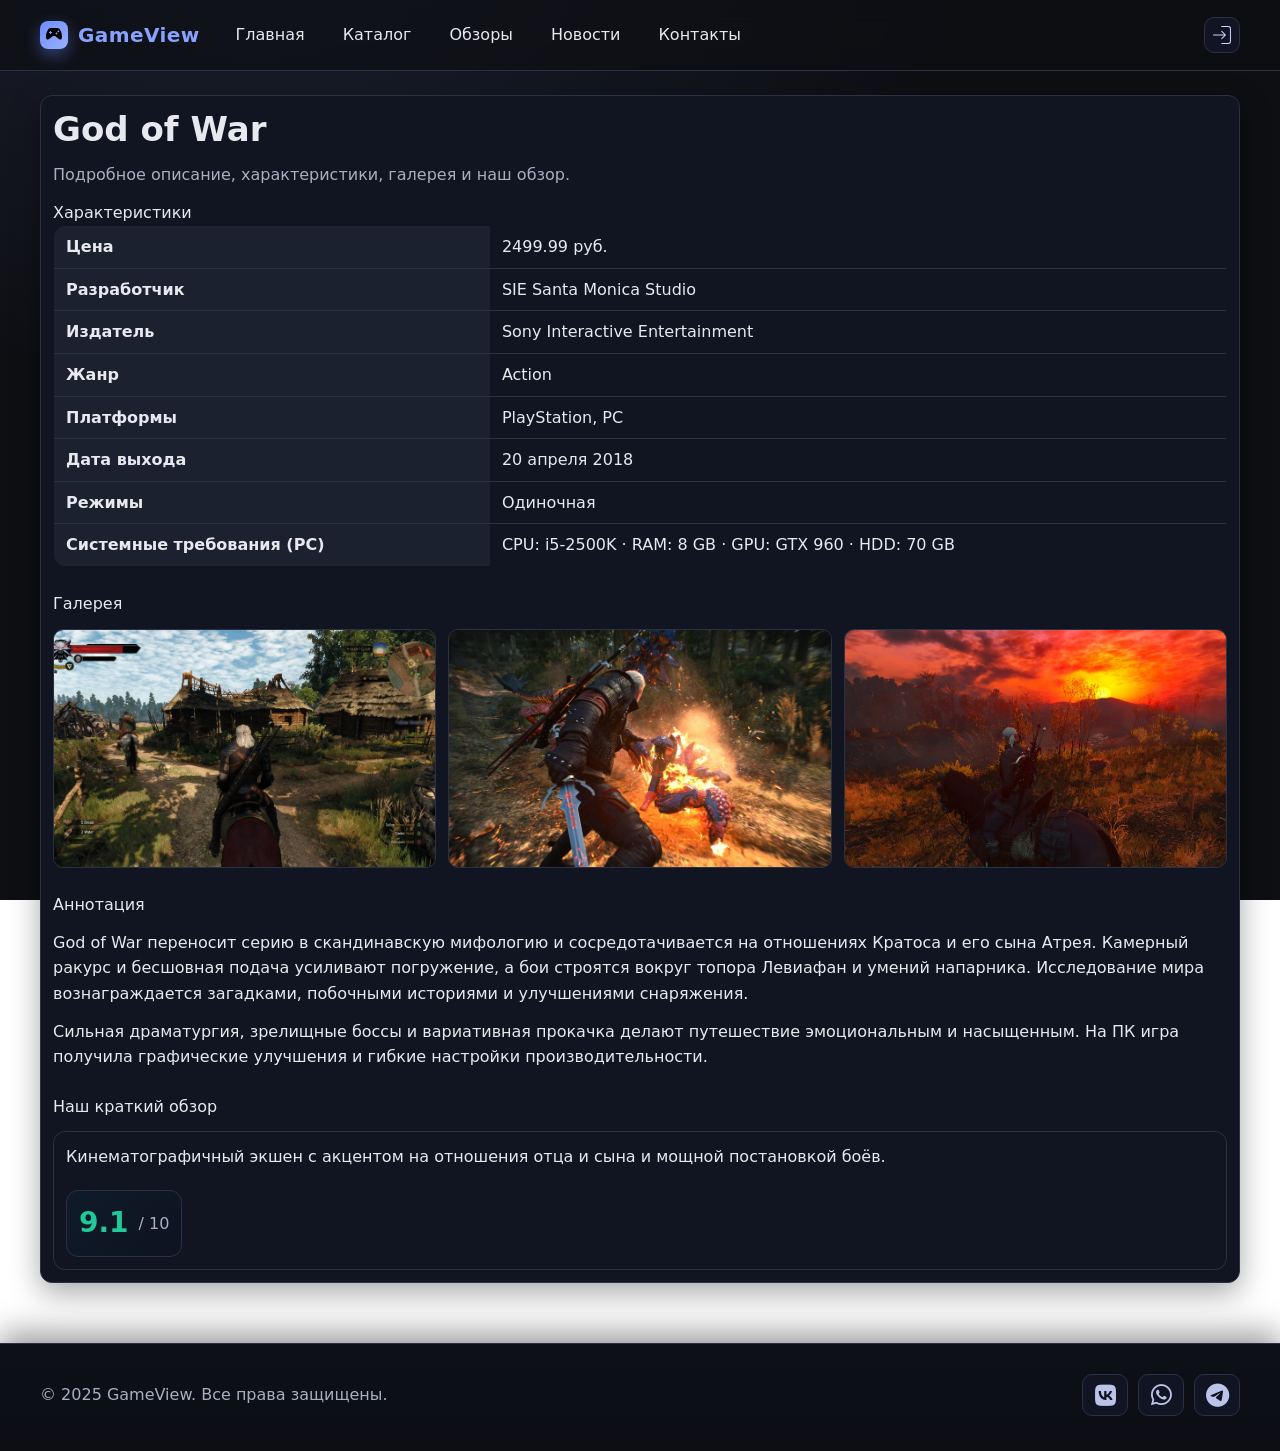
<file: wwwroot/pages/game-god-of-war.html>
<!doctype html>
<html lang="ru">

<head>
  <meta charset="utf-8" />
  <meta name="viewport" content="width=device-width, initial-scale=1" />
  <title>God of War — описание игры • GameView</title>
  <link rel="stylesheet" href="../css/styles.css" />
  <link rel="stylesheet" href="../css/game-page.css" />
  <link rel="stylesheet" href="https://cdnjs.cloudflare.com/ajax/libs/font-awesome/6.4.0/css/all.min.css">
</head>

<body>
  <site-header base="../"></site-header>

  <div class="container" style="padding:24px 0 36px;">
    <main class="panel" role="main">
      <header>
        <h1>God of War</h1>
        <p class="muted">Подробное описание, характеристики, галерея и наш обзор.</p>
      </header>

      <section aria-labelledby="specs">
        <p id="specs">Характеристики</p>
        <table>
          <tbody>
            <tr>
              <th scope="row">Цена</th>
              <td>2499.99 руб.</td>
            </tr>
            <tr>
              <th scope="row">Разработчик</th>
              <td>SIE Santa Monica Studio</td>
            </tr>
            <tr>
              <th scope="row">Издатель</th>
              <td>Sony Interactive Entertainment</td>
            </tr>
            <tr>
              <th scope="row">Жанр</th>
              <td>Action</td>
            </tr>
            <tr>
              <th scope="row">Платформы</th>
              <td>PlayStation, PC</td>
            </tr>
            <tr>
              <th scope="row">Дата выхода</th>
              <td>20 апреля 2018</td>
            </tr>
            <tr>
              <th scope="row">Режимы</th>
              <td>Одиночная</td>
            </tr>
            <tr>
              <th scope="row">Системные требования (PC)</th>
              <td>CPU: i5-2500K · RAM: 8 GB · GPU: GTX 960 · HDD: 70 GB</td>
            </tr>
          </tbody>
        </table>
      </section>

      <section aria-labelledby="gallery">
        <p id="gallery">Галерея</p>
        <div class="gallery">
          <img src="../images/witcher_3_screenshot.jpeg" alt="Скриншот (заглушка) 1" />
          <img src="../images/witcher_3_fight.jpg" alt="Скриншот (заглушка) 2" />
          <img src="../images/witcher_3_landscape.jpg" alt="Скриншот (заглушка) 3" />
        </div>
      </section>

      <section aria-labelledby="story">
        <p id="story">Аннотация</p>
        <p>
          God of War переносит серию в скандинавскую мифологию и сосредотачивается на отношениях Кратоса и его сына
          Атрея. Камерный ракурс и бесшовная подача усиливают погружение, а бои строятся вокруг топора Левиафан и
          умений напарника. Исследование мира вознаграждается загадками, побочными историями и улучшениями снаряжения.
        </p>
        <p>
          Сильная драматургия, зрелищные боссы и вариативная прокачка делают путешествие эмоциональным и насыщенным.
          На ПК игра получила графические улучшения и гибкие настройки производительности.
        </p>
      </section>

      <section aria-labelledby="review">
        <p id="review">Наш краткий обзор</p>
        <div class="panel">
          <p>Кинематографичный экшен с акцентом на отношения отца и сына и мощной постановкой боёв.</p>
          <div class="score" style="margin-top:8px;">
            <span class="val">9.1</span>
            <span class="of">/ 10</span>
          </div>
        </div>
      </section>
    </main>
  </div>

  <site-footer base="../"></site-footer>
  <script src="../js/components.js" defer></script>
</body>

</html>
</file>
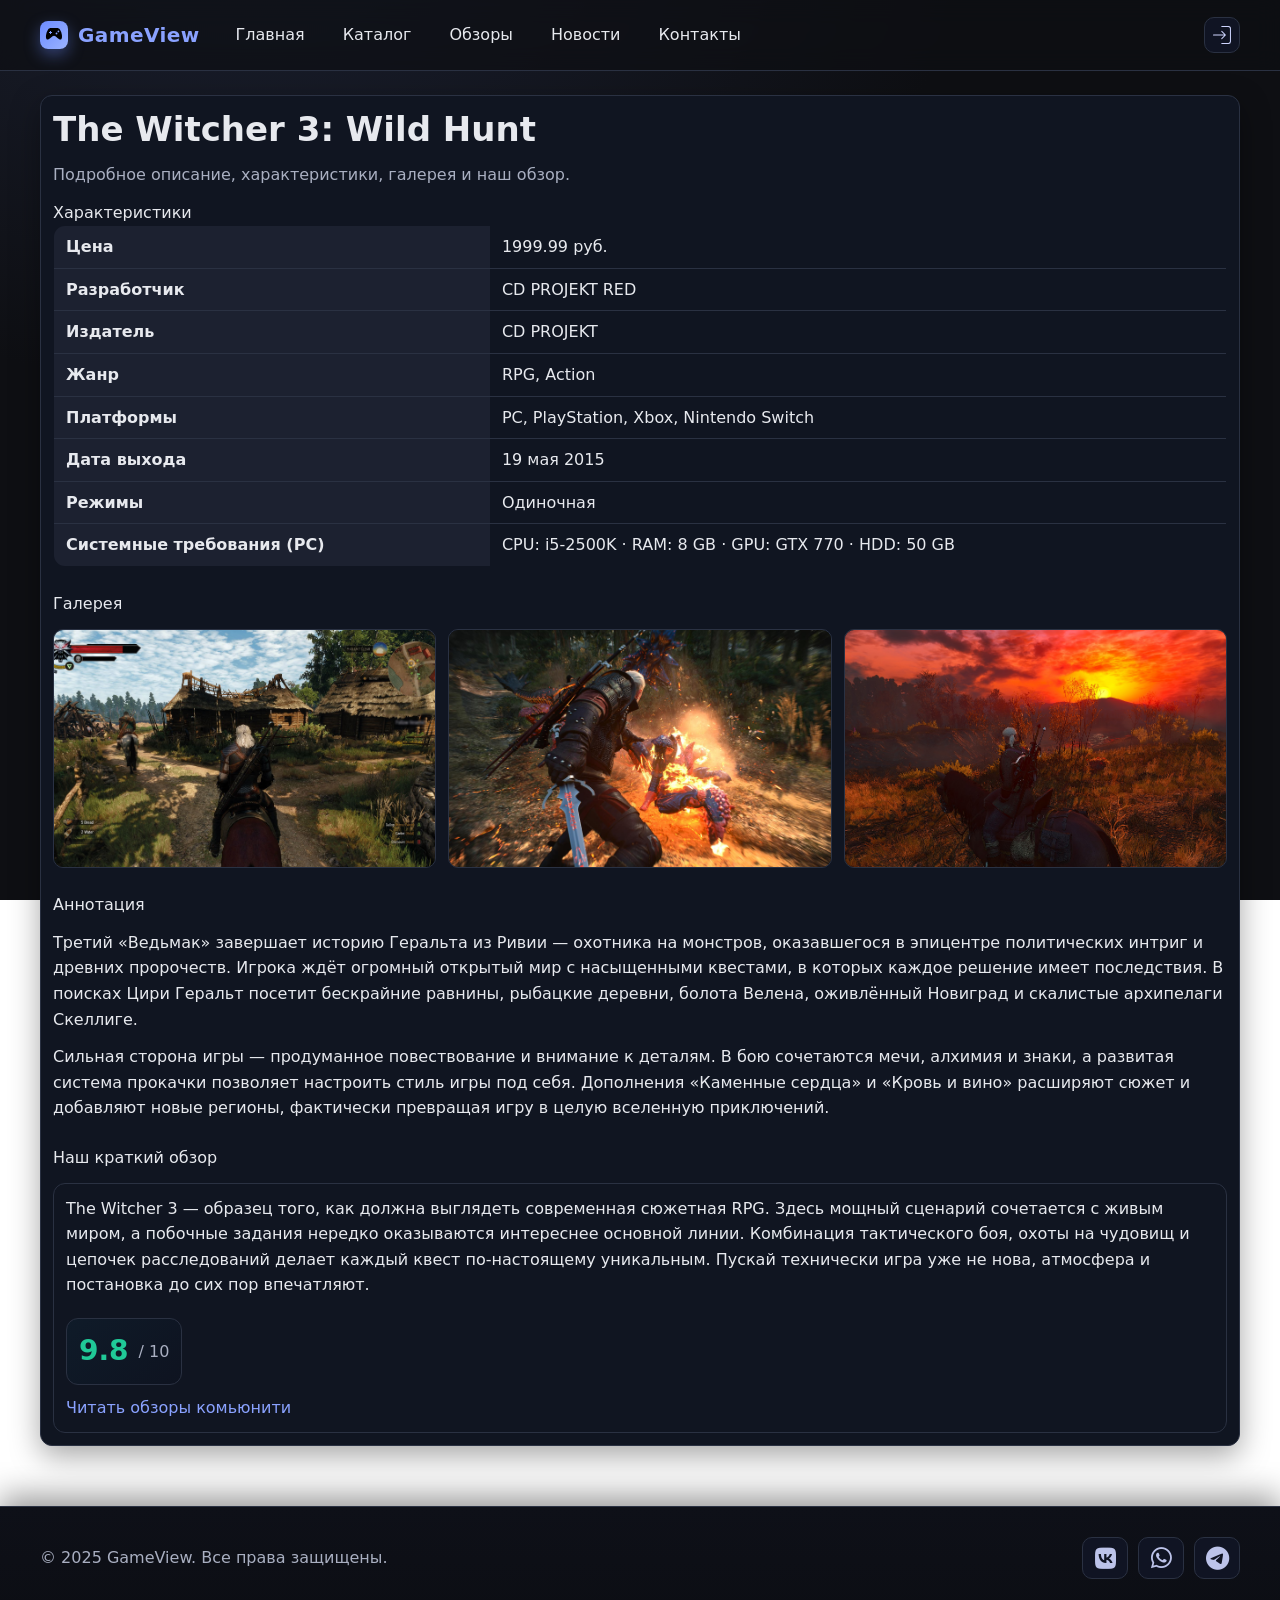
<file: wwwroot/pages/game-the-witcher-3.html>
<!doctype html>
<html lang="ru">

<head>
  <meta charset="utf-8" />
  <meta name="viewport" content="width=device-width, initial-scale=1" />
  <title>The Witcher 3 — описание игры • GameView</title>
  <link rel="stylesheet" href="../css/styles.css" />
  <link rel="stylesheet" href="../css/game-page.css" />
  <link rel="stylesheet" href="https://cdnjs.cloudflare.com/ajax/libs/font-awesome/6.4.0/css/all.min.css">
</head>

<body>
  <header class="site-header" role="banner">
    <div class="container header-inner">
      <a class="logo" href="index.html" aria-label="На главную GameView">
        <span class="logo-mark" aria-hidden="true">
          <svg xmlns="http://www.w3.org/2000/svg" width="20" height="20" viewBox="0 0 20 20">
            <path
              d="M15.9 5.5C15.3 4.5 14.2 4 13 4H7c-1.2 0-2.3.5-2.9 1.5c-2.3 3.5-2.8 8.8-1.2 9.9c1.6 1.1 5.2-3.7 7.1-3.7s5.4 4.8 7.1 3.7c1.6-1.1 1.1-6.4-1.2-9.9M8 9H7v1H6V9H5V8h1V7h1v1h1zm5.4.5c0 .5-.4.9-.9.9s-.9-.4-.9-.9s.4-.9.9-.9s.9.4.9.9m1.9-2c0 .5-.4.9-.9.9s-.9-.4-.9-.9s.4-.9.9-.9s.9.4.9.9" />
          </svg>
        </span>
        <span>GameView</span>
      </a>
      <nav class="main-nav" aria-label="Основная навигация">
        <ul>
          <li><a href="../index.html">Главная</a></li>
          <li><a href="../catalog.html">Каталог</a></li>
          <li><a href="pages/reviews.html">Обзоры</a></li>
          <li><a href="pages/news.html">Новости</a></li>
          <!-- <li><a href="pages/top-games.html">Рейтинги</a></li> -->
          <li><a href="pages/contacts.html">Контакты</a></li>
        </ul>
      </nav>
      <span class="spacer"></span>
      <a class="user-link" href="#" aria-label="Профиль пользователя">
        <svg xmlns="http://www.w3.org/2000/svg" width="24" height="24" viewBox="0 0 24 24">
          <path fill="currentColor"
            d="M20.944 18.432a2.577 2.577 0 0 1-2.729 2.5c-2.153.012-4.307 0-6.46 0a.5.5 0 0 1 0-1c2.2 0 4.4.032 6.6 0c1.107-.016 1.589-.848 1.589-1.838V5.63a1.545 1.545 0 0 0-.969-1.471a3.027 3.027 0 0 0-1.061-.095h-6.159a.5.5 0 0 1 0-1c2.225 0 4.465-.085 6.688 0a2.566 2.566 0 0 1 2.5 2.67Z" />
          <path fill="currentColor"
            d="M15.794 12.354a.459.459 0 0 0 .138-.312a.3.3 0 0 0 .006-.042a.29.29 0 0 0-.006-.041a.455.455 0 0 0-.138-.313l-3.669-3.668a.5.5 0 0 0-.707.707l2.816 2.815H3.492a.5.5 0 0 0 0 1h10.742l-2.816 2.815a.5.5 0 0 0 .707.707Z" />
        </svg>
      </a>
    </div>
  </header>

  <div class="container" style="padding:24px 0 36px;">
    <main class="panel" role="main">
      <header>
        <h1>The Witcher 3: Wild Hunt</h1>
        <p class="muted">Подробное описание, характеристики, галерея и наш обзор.</p>
      </header>

      <section aria-labelledby="specs">
        <p id="specs">Характеристики</p>
        <table>
          <tbody>
            <tr>
              <th scope="row">Цена</th>
              <td>1999.99 руб.</td>
            </tr>
            <tr>
              <th scope="row">Разработчик</th>
              <td>CD PROJEKT RED</td>
            </tr>
            <tr>
              <th scope="row">Издатель</th>
              <td>CD PROJEKT</td>
            </tr>
            <tr>
              <th scope="row">Жанр</th>
              <td>RPG, Action</td>
            </tr>
            <tr>
              <th scope="row">Платформы</th>
              <td>PC, PlayStation, Xbox, Nintendo Switch</td>
            </tr>
            <tr>
              <th scope="row">Дата выхода</th>
              <td>19 мая 2015</td>
            </tr>
            <tr>
              <th scope="row">Режимы</th>
              <td>Одиночная</td>
            </tr>
            <tr>
              <th scope="row">Системные требования (PC)</th>
              <td>CPU: i5-2500K · RAM: 8 GB · GPU: GTX 770 · HDD: 50 GB</td>
            </tr>
          </tbody>
        </table>
      </section>

      <section aria-labelledby="gallery">
        <p id="gallery">Галерея</p>
        <div class="gallery">
          <img src="../images/witcher_3_screenshot.jpeg" alt="Скриншот The Witcher 3" />
          <img src="../images/witcher_3_fight.jpg" alt="Скриншот The Witcher 3 — бой" />
          <img src="../images/witcher_3_landscape.jpg" alt="Скриншот The Witcher 3 — пейзаж" />
        </div>
      </section>

      <section aria-labelledby="story">
        <p id="story">Аннотация</p>
        <p>
          Третий «Ведьмак» завершает историю Геральта из Ривии — охотника на монстров, оказавшегося в эпицентре
          политических интриг и древних пророчеств. Игрока ждёт огромный открытый
          мир с насыщенными квестами, в которых каждое решение имеет последствия. В поисках Цири Геральт посетит
          бескрайние равнины, рыбацкие деревни, болота Велена, оживлённый Новиград
          и скалистые архипелаги Скеллиге.
        </p>
        <p>
          Сильная сторона игры — продуманное повествование и внимание к деталям. В бою сочетаются мечи, алхимия и знаки,
          а развитая система прокачки позволяет настроить стиль игры под
          себя. Дополнения «Каменные сердца» и «Кровь и вино» расширяют сюжет и добавляют новые регионы, фактически
          превращая игру в целую вселенную приключений.
        </p>
      </section>

      <section aria-labelledby="review">
        <p id="review">Наш краткий обзор</p>
        <div class="panel">
          <p>
            The Witcher 3 — образец того, как должна выглядеть современная сюжетная RPG. Здесь мощный сценарий
            сочетается с живым миром, а побочные задания нередко оказываются
            интереснее основной линии. Комбинация тактического боя, охоты на чудовищ и цепочек расследований делает
            каждый квест по-настоящему уникальным. Пускай технически игра
            уже не нова, атмосфера и постановка до сих пор впечатляют.
          </p>
          <div class="score" style="margin-top:8px;">
            <span class="val">9.8</span>
            <span class="of">/ 10</span>
          </div>
          <a href="../review-witcher3.html">Читать обзоры комьюнити</a>
        </div>
      </section>
    </main>
  </div>

  <site-footer base="../"></site-footer>
  <script src="../js/components.js" defer></script>
</body>

</html>
</file>
<file: wwwroot/css/styles.css>
/* GameView: Shared Styles */
:root {
  --bg: #0e0f13;
  --panel: #151821;
  --panel-2: #1c2130;
  --text: #e7e9ee;
  --muted: #a9afc1;
  --brand: #6c8cff;
  --accent: #20c997;
  --danger: #ff6b6b;
  --warning: #ffd166;
  --link: #8aa2ff;
  --border: #2a3142;
  --radius: 12px;
  --radius-sm: 8px;
  --shadow: 0 10px 30px rgba(0, 0, 0, 0.35);
}

* {
  box-sizing: border-box;
}

html,
body {
  height: 100%;
}

body {
  margin: 0;
  font-family: system-ui, -apple-system, Segoe UI, Roboto, Ubuntu, Cantarell, "Helvetica Neue", Arial, "Noto Sans", "Apple Color Emoji", "Segoe UI Emoji";
  color: var(--text);
  background: radial-gradient(1200px 800px at 20% -10%, #1b2030 0%, #0e0f13 60%) fixed;
  line-height: 1.6;
  display: flex;
  flex-direction: column;
  min-height: 100vh;
}

/* p {
  margin: 0;
} */

a {
  color: var(--link);
  text-decoration: none;
}

a:hover {
  text-decoration: underline;
}

.container {
  width: min(1200px, calc(100% - 32px));
  margin: 0 auto;
}

header.site-header {
  position: sticky;
  top: 0;
  z-index: 100;
  background: rgba(14, 15, 19, 0.7);
  backdrop-filter: blur(12px);
  border-bottom: 1px solid var(--border);
}

.header-inner {
  display: flex;
  align-items: center;
  gap: 24px;
  padding: 14px 0;
}

.spacer {
  flex: 1;
}

.user-link {
  display: inline-flex;
  align-items: center;
  justify-content: center;
  width: 36px;
  height: 36px;
  border-radius: 10px;
  border: 1px solid var(--border);
  background: #101423;
  color: #cfd6ff;
}

.user-link:hover {
  background: #0f1524;
  text-decoration: none;
}

.icon {
  width: 18px;
  height: 18px;
  fill: currentColor;
}

/* Tooltip helper */
.has-tip {
  position: relative;
}

.has-tip {
  position: relative;
}

.has-tip::after {
  content: attr(data-tip);
  position: absolute;
  bottom: calc(100% + 8px);
  left: 50%;
  transform: translateX(-50%);
  background: #0f1524;
  color: #cfd6ff;
  border: 1px solid var(--border);
  padding: 4px 8px;
  border-radius: 8px;
  font-size: 12px;
  white-space: nowrap;
  opacity: 0;
  pointer-events: none;
  transition: opacity .15s ease, transform .15s ease;
}

.has-tip:hover::after {
  opacity: 1;
  transform: translateX(-50%) translateY(-2px);
}

.logo {
  display: inline-flex;
  align-items: center;
  text-align: center;
  gap: 10px;
  font-weight: 800;
  font-size: 20px;
  letter-spacing: 0.4px;
}

.logo-mark {
  width: 28px;
  height: 28px;
  border-radius: 8px;
  background: linear-gradient(135deg, var(--brand), #9bb3ff);
  box-shadow: 0 6px 16px rgba(108, 140, 255, 0.4);
}

nav.main-nav ul {
  list-style: none;
  margin: 0;
  padding: 0;
  display: flex;
  flex-wrap: wrap;
  gap: 14px;
}

nav.main-nav a {
  display: inline-block;
  padding: 8px 12px;
  border-radius: 10px;
  color: var(--text);
}

nav.main-nav a:hover,
nav.main-nav a[aria-current="page"] {
  background: var(--panel);
  text-decoration: none;
}

.layout {
  display: grid;
  grid-template-columns: 1fr 320px;
  gap: 24px;
  padding: 24px 0 36px;
}

@media (max-width: 960px) {
  .layout {
    grid-template-columns: 1fr;
  }
}

main,
aside {
  background: linear-gradient(180deg, var(--panel) 0%, var(--panel-2) 100%);
  border: 1px solid var(--border);
  border-radius: var(--radius);
  box-shadow: var(--shadow);
}

main {
  padding: 20px;
}

aside {
  padding: 16px;
}

section+section {
  margin-top: 24px;
}

h1,
h2,
h3 {
  line-height: 1.25;
  margin: 0 0 12px 0;
}

h1 {
  font-size: clamp(24px, 3.2vw, 34px);
}

h2 {
  font-size: clamp(18px, 2.2vw, 24px);
  color: #dfe6ff;
}

h3 {
  font-size: clamp(16px, 1.8vw, 20px);
  color: #dfe6ff;
}

.card-grid {
  display: grid;
  grid-template-columns: repeat(auto-fill, minmax(240px, 1fr));
  gap: 16px;
}

.card {
  background: #111520;
  border: 1px solid var(--border);
  border-radius: 12px;
  overflow: hidden;
  display: flex;
  flex-direction: column;
  height: 100%;
}

.card img {
  width: 100%;
  display: block;
  aspect-ratio: 1;
  object-fit: cover;
  transition: transform 0.2s ease;
}

.card:hover img {
  transform: scale(1.05);
}

.card .card-body {
  padding: 12px;
  display: flex;
  flex-direction: column;
  gap: 8px;
  flex: 1 1 auto;
}

.card .title {
  display: block;
  min-height: 48px;
  display: flex;
  align-items: flex-end;
}

.card .summary {
  color: var(--muted);
}

.card .meta {
  margin-top: auto;
  display: flex;
  align-items: center;
  gap: 8px;
  flex-wrap: wrap;
}

.card:hover {
  outline: 1px solid #2b355c;
  box-shadow: 0 12px 30px rgba(0, 0, 0, 0.35);
}

a.card {
  text-decoration: none;
  color: inherit;
}

a.card:hover {
  text-decoration: none;
}

.platforms {
  display: inline-flex;
  align-items: center;
  gap: 6px;
}

.platforms .has-tip {
  display: inline-flex;
}

.platforms .icon {
  width: 16px;
  height: 16px;
  opacity: 0.9;
}

.year-badge {
  background: #132036;
  color: #cbd6ff;
  border: 1px solid #253356;
  padding: 2px 6px;
  border-radius: 8px;
  font-size: 12px;
}

.badge {
  display: inline-block;
  padding: 2px 8px;
  border-radius: 999px;
  font-size: 12px;
  background: #1f2640;
  color: #b8c4ff;
  border: 1px solid #2b355c;
}

.muted {
  color: var(--muted);
}

.panel {
  background: #101521;
  border: 1px solid var(--border);
  border-radius: 12px;
  padding: 12px;
}

@keyframes fadeIn {
  from { opacity: 0; }
  to { opacity: 1; }
}

body>.container {
  flex: 1;
}

label {
  font-size: 14px;
  color: var(--muted);
}

select,
input[type="text"],
textarea {
  width: 100%;
  padding: 10px 12px;
  border-radius: 10px;
  border: 1px solid var(--border);
  background: #0f1320;
  color: var(--text);
}

.btn {
  display: inline-block;
  padding: 10px 14px;
  border-radius: 10px;
  background: var(--brand);
  color: #09102a;
  font-weight: 700;
  border: none;
  cursor: pointer;
}

.btn:hover {
  filter: brightness(1.08);
  transform: translateY(-1px);
}

.btn:active {
  transform: translateY(0);
}

.socials svg,
.socials i {
  width: 24px;
  height: 24px;
  opacity: 0.9;
}

.socials a:hover svg,
.socials a:hover i,
.user-link:hover .icon {
  transform: scale(1.06);
  opacity: 1;
}

.btn.secondary {
  background: #263253;
  color: #cbd6ff;
}

footer.site-footer {
  margin: 24px 0 0;
  color: var(--muted);
  background: linear-gradient(180deg, #0e1018, #0c0e14);
  border-top: 1px solid var(--border);
  box-shadow: 0 -10px 30px rgba(0, 0, 0, 0.4);
}

.site-footer .container {
  padding: 22px 0 28px;
  display: flex;
  flex-wrap: wrap;
  align-items: center;
  justify-content: space-between;
  gap: 16px;
}

.socials {
  display: flex;
  align-items: center;
  gap: 10px;
}

.socials a {
  display: inline-flex;
  align-items: center;
  gap: 8px;
  padding: 8px 10px;
  border: 1px solid var(--border);
  background: #101423;
  color: #cfd6ff;
  border-radius: 10px;
}

.socials a:hover {
  background: #0f1524;
  text-decoration: none;
}

.socials i {
  font-size: 24px;
  display: flex;
  align-items: center;
  justify-content: center;
}

.sr-only {
  position: absolute;
  width: 1px;
  height: 1px;
  padding: 0;
  margin: -1px;
  overflow: hidden;
  clip: rect(0, 0, 0, 0);
  white-space: nowrap;
  border: 0;
}

/* Адаптивность для всех страниц */
@media (max-width: 1200px) {
  .container {
    width: calc(100% - 40px);
    margin: 0 20px;
  }
}

@media (max-width: 1024px) {
  .card-grid {
    grid-template-columns: repeat(auto-fill, minmax(250px, 1fr));
    gap: 16px;
  }
  
  .layout {
    gap: 20px;
  }
}

@media (max-width: 768px) {
  .container {
    width: calc(100% - 32px);
    margin: 0 16px;
  }
  
  .card-grid {
    grid-template-columns: repeat(auto-fill, minmax(200px, 1fr));
    gap: 12px;
  }
  
  .header-inner {
    flex-wrap: wrap;
    gap: 16px;
  }
  
  nav.main-nav ul {
    gap: 8px;
  }
  
  .layout {
    grid-template-columns: 1fr;
    gap: 16px;
  }
}

@media (max-width: 600px) {
  .card-grid {
    grid-template-columns: 1fr;
  }
  
  .header-inner {
    flex-direction: column;
    align-items: flex-start;
  }
  
  nav.main-nav ul {
    flex-wrap: wrap;
  }
  
  .site-footer .container {
    flex-direction: column;
    text-align: center;
    gap: 12px;
  }
}

/* Специфические адаптивные стили для каталога */
@media (max-width: 768px) {
  .catalog-page .filters {
    grid-template-columns: 1fr;
  }
  
  .catalog-page .filters .actions {
    flex-direction: column;
  }
  
  .catalog-page .sorting-options {
    flex-direction: column;
    gap: 8px;
  }
}
</file>
<file: wwwroot/css/add-game.css>
.form-section {
    margin-bottom: 32px;
    padding-bottom: 20px;
    border-bottom: 1px solid var(--border);
  }
  
.form-section:last-of-type {
  border-bottom: none;
}

.form-section h3 {
  margin-bottom: 20px;
  color: var(--text);
}

/* Стили для заголовков секций формы */
.section-title {
  margin-bottom: 20px;
  color: var(--text);
  font-size: 18px;
  font-weight: 600;
  margin-top: 0;
}

.form-grid {
  display: grid;
  grid-template-columns: repeat(auto-fit, minmax(300px, 1fr));
  gap: 20px;
}

.form-group {
  margin-bottom: 32px;
  position: relative;
}

.form-group.full-width {
  grid-column: 1 / -1;
}

.form-actions {
  display: flex;
  gap: 12px;
  justify-content: flex-end;
  margin-top: 32px;
}

.platform-checkboxes, .mode-checkboxes, .genre-checkboxes {
  display: flex;
  flex-wrap: wrap;
  gap: 12px;
  margin-top: 8px;
}

.checkbox-group {
  display: flex;
  align-items: center;
  gap: 6px;
  background: var(--panel-2);
  padding: 8px 12px;
  border-radius: 8px;
  border: 1px solid var(--border);
  transition: all 0.2s ease;
}

.checkbox-group:hover {
  border-color: var(--brand);
  background: rgba(108, 140, 255, 0.05);
}

.checkbox-group input[type="checkbox"] {
  width: auto;
  margin-right: 8px;
  cursor: pointer;
}

.checkbox-group label {
  display: block;
  width: 100%;
  height: 100%;
  padding: 8px 12px;        /* пример отступов */
  cursor: pointer;
  box-sizing: border-box;
}

.requirements-grid {
  display: grid;
  grid-template-columns: repeat(auto-fit, minmax(200px, 1fr));
  gap: 16px;
}

.image-preview {
  margin-top: 8px;
  display: flex;
  flex-wrap: wrap;
  gap: 12px;
}

.preview-item {
  position: relative;
  width: 120px;
  height: 120px;
  border-radius: 8px;
  overflow: hidden;
  border: 1px solid var(--border);
}

.preview-item img {
  width: 100%;
  height: 100%;
  object-fit: cover;
}

.remove-preview {
  position: absolute;
  top: 4px;
  right: 4px;
  background: rgba(14, 15, 19, 0.8);
  border: none;
  border-radius: 50%;
  width: 24px;
  height: 24px;
  color: var(--danger);
  cursor: pointer;
  display: flex;
  align-items: center;
  justify-content: center;
}

.file-input-wrapper {
  position: relative;
  display: inline-block;
  width: 100%;
}

.file-input-wrapper input[type="file"] {
  position: absolute;
  left: 0;
  top: 0;
  opacity: 0;
  width: 100%;
  height: 100%;
  cursor: pointer;
}

.file-input-label {
  display: flex;
  align-items: center;
  justify-content: center;
  padding: 12px;
  border: 1px dashed var(--border);
  border-radius: 8px;
  background: var(--panel);
  color: var(--muted);
  cursor: pointer;
  transition: all 0.2s ease;
}

.file-input-label:hover {
  border-color: var(--brand);
  color: var(--text);
}

/* Кастомный datepicker */
.datepicker-container {
  position: relative;
}

.datepicker-input {
  cursor: pointer;
}

.datepicker-calendar {
  position: absolute;
  top: 100%;
  left: 0;
  width: 320px;
  background: var(--panel);
  border: 1px solid var(--border);
  border-radius: 12px;
  padding: 16px;
  box-shadow: var(--shadow);
  z-index: 1000;
  margin-top: 8px;
  display: none;
}

.datepicker-calendar.active {
  display: block;
  animation: fadeIn 0.2s ease;
}

.datepicker-header {
  display: flex;
  justify-content: space-between;
  align-items: center;
  margin-bottom: 12px;
}

.datepicker-nav {
  background: none;
  border: none;
  color: var(--text);
  cursor: pointer;
  padding: 6px;
  border-radius: 6px;
  transition: background 0.2s ease;
}

.datepicker-nav:hover {
  background: var(--panel-2);
}

.datepicker-month-year-select {
  display: flex;
  gap: 8px;
}

.datepicker-select {
  background: var(--panel-2);
  border: 1px solid var(--border);
  border-radius: 6px;
  color: var(--text);
  padding: 4px 8px;
  cursor: pointer;
}

.datepicker-select:focus {
  outline: none;
  border-color: var(--brand);
}

.datepicker-weekdays {
  display: grid;
  grid-template-columns: repeat(7, 1fr);
  gap: 4px;
  margin-bottom: 8px;
}

.datepicker-weekday {
  text-align: center;
  font-size: 12px;
  color: var(--muted);
  padding: 4px;
}

.datepicker-days {
  display: grid;
  grid-template-columns: repeat(7, 1fr);
  gap: 4px;
}

.datepicker-day {
  text-align: center;
  padding: 8px 4px;
  border-radius: 6px;
  cursor: pointer;
  transition: all 0.2s ease;
  font-size: 14px;
}

.datepicker-day:hover {
  background: var(--panel-2);
}

.datepicker-day.selected {
  background: var(--brand);
  color: #09102a;
  font-weight: 600;
}

.datepicker-day.other-month {
  color: var(--muted);
  opacity: 0.5;
}

.datepicker-day.today {
  border: 1px solid var(--brand);
}

.datepicker-actions {
  display: flex;
  justify-content: space-between;
  margin-top: 12px;
  gap: 8px;
}

.datepicker-actions button {
  flex: 1;
  padding: 8px;
  border-radius: 6px;
  border: none;
  cursor: pointer;
  font-size: 12px;
  transition: all 0.2s ease;
}

.datepicker-today {
  background: var(--panel-2);
  color: var(--text);
}

.datepicker-clear {
  background: var(--danger);
  color: white;
}

@keyframes fadeIn {
  from { opacity: 0; transform: translateY(-10px); }
  to { opacity: 1; transform: translateY(0); }
}

/* Стили для множественного выбора жанров */
.selected-genres {
  display: flex;
  flex-wrap: wrap;
  gap: 8px;
  margin-top: 12px;
  min-height: 40px; /* Резервируем место для одной строки жанров */
  align-items: flex-start;
  transition: opacity 0.1s ease;
}

.selected-genre {
  display: flex;
  align-items: center;
  gap: 6px;
  background: var(--brand);
  color: #09102a;
  padding: 4px 10px;
  border-radius: 16px;
  font-size: 12px;
  font-weight: 600;
  animation: fadeInScale 0.2s ease-out;
}

@keyframes fadeInScale {
  from {
    opacity: 0;
    transform: scale(0.8);
  }
  to {
    opacity: 1;
    transform: scale(1);
  }
}

.remove-genre {
  background: none;
  border: none;
  color: #09102a;
  cursor: pointer;
  font-size: 14px;
  padding: 0;
  width: 16px;
  height: 16px;
  display: flex;
  align-items: center;
  justify-content: center;
}

/* Стили для валидации */
.hint {
  color: var(--muted);
  font-size: 12px;
  margin-top: 6px;
  display: block;
  line-height: 1.4;
  min-height: 17px;
}

.error-message {
  color: var(--danger);
  font-size: 12px;
  margin-top: 6px;
  display: block;
  line-height: 1.4;
  min-height: 17px;
}

/* Гарантируем, что контейнер для ошибок всегда занимает место */
.error-container {
  min-height: 72px;
  display: flex;
  flex-direction: column;
}

/* Стили для textarea без изменения размера */
textarea {
  resize: none;
}

/* Стили для полей с ошибками */
.input-error {
  border-color: var(--danger) !important;
  box-shadow: 0 0 0 2px rgba(255, 107, 107, 0.1) !important;
}

/* Анимация для появления/скрытия системных требований */
.system-requirements-section {
  transition: all 0.3s ease;
}

.system-requirements-section.hidden {
  display: none;
}

.system-requirements-section.visible {
  display: block;
  animation: fadeIn 0.3s ease;
}

@media (max-width: 768px) {
  .form-grid {
    grid-template-columns: 1fr;
  }
  
  .form-actions {
    flex-direction: column;
  }
  
  .requirements-grid {
    grid-template-columns: 1fr;
  }
  
  .datepicker-calendar {
    width: 100%;
    left: 0;
    right: 0;
  }
  
  .datepicker-header {
    flex-wrap: wrap;
  }
  
  .datepicker-month-year-select {
    order: 3;
    width: 100%;
    margin-top: 8px;
    justify-content: center;
  }
}
</file>
<file: wwwroot/css/auth.css>
@import url('https://fonts.googleapis.com/css2?family=Montserrat:wght@300;400;500;600;700&display=swap');

*{
    margin: 0;
    padding: 0;
    box-sizing: border-box;
    font-family: 'Montserrat', sans-serif;
}

body{
    background: radial-gradient(1200px 800px at 20% -10%, #1b2030 0%, #0e0f13 60%) fixed;
    display: flex;
    align-items: center;
    justify-content: center;
    flex-direction: column;
    min-height: 100vh;
    padding: 20px 0;
    color: #e7e9ee;
    overflow-x: hidden;
    position: relative;
}

.container{
    background: linear-gradient(180deg, #151821 0%, #1c2130 100%);
    border: 1px solid #2a3142;
    border-radius: 30px;
    box-shadow: 0 10px 30px rgba(0, 0, 0, 0.35);
    position: relative;
    overflow: hidden;
    width: 768px;
    max-width: 100%;
    min-height: 520px;
    height: auto;
}

.container p{
    font-size: 14px;
    line-height: 20px;
    letter-spacing: 0.3px;
    margin: 20px 0;
}

.container span{
    font-size: 12px;
    color: #a9afc1;
    display: block;
    text-align: center;
    margin: 15px 0;
}

.container a{
    color: #8aa2ff;
    font-size: 13px;
    text-decoration: none;
    margin: 15px 0 10px;
}

.container a:hover{
    text-decoration: underline;
}

.container button{
    background: linear-gradient(135deg, #6c8cff, #9bb3ff);
    color: #09102a;
    font-size: 12px;
    border: 1px solid transparent;
    border-radius: 8px;
    font-weight: 600;
    letter-spacing: 0.5px;
    text-transform: uppercase;
    margin-top: 10px;
    cursor: pointer;
    transition: all 0.2s ease;
    width: 100%;
}

.container button:hover{
    filter: brightness(1.08);
    transform: translateY(-1px);
}

.container button:active{
    transform: translateY(0);
}

.container button.hidden{
    background: transparent;
    border-color: #e7e9ee;
    color: #e7e9ee;
    width: auto;
}

.container form{
    background: transparent;
    display: flex;
    align-items: center;
    justify-content: center;
    flex-direction: column;
    padding: 40px;
    height: 100%;
    position: relative;
    z-index: 1;
    box-sizing: border-box;
    width: 100%;
}

.container input{
    background: #0f1320;
    border: 1px solid #2a3142;
    color: #e7e9ee;
    margin: 8px 0;
    padding: 12px 15px;
    font-size: 13px;
    border-radius: 8px;
    width: 100%;
    outline: none;
    transition: border-color 0.2s ease;
}

.container input:focus{
    border-color: #6c8cff;
    box-shadow: 0 0 0 2px rgba(108, 140, 255, 0.1);
}

.container input::placeholder{
    color: #a9afc1;
}

/* ИСПРАВЛЕННЫЕ СТИЛИ ДЛЯ ФОРМ */
.form-container{
    position: absolute;
    top: 0;
    height: 100%;
    width: 50%;
    transition: all 0.6s ease-in-out;
    display: flex;
    flex-direction: column;
    justify-content: center;
    align-items: center;
}

/* Форма входа - видима изначально */
.sign-in{
    left: 0;
    width: 50%;
    opacity: 1;
    z-index: 2;
    transform: translateX(0);
}

/* Форма регистрации - скрыта справа */
.sign-up{
    left: 0;
    width: 50%;
    opacity: 0;
    z-index: 1;
    transform: translateX(100%);
}

/* Когда контейнер активен (режим регистрации) */
.container.active .sign-in{
    opacity: 0;
    z-index: 1;
}

.container.active .sign-up{
    opacity: 1;
    z-index: 2;
}

.social-icons{
    margin: 10px 0 20px 0;
    display: flex;
    justify-content: center;
    gap: 12px;
}

.social-icons a{
    border: 1px solid #2a3142;
    border-radius: 8px;
    display: inline-flex;
    justify-content: center;
    align-items: center;
    width: 40px;
    height: 40px;
    background: #101423;
    color: #cfd6ff;
    transition: all 0.2s ease;
    margin: 0;
}

.social-icons a:hover{
    background: #0f1524;
    border-color: #6c8cff;
    transform: scale(1.05);
    text-decoration: none;
}

.toggle-container{
    position: absolute;
    top: 0;
    left: 50%;
    width: 50%;
    height: 100%;
    overflow: hidden;
    transition: all 0.6s ease-in-out;
    border-radius: 150px 0 0 100px;
    z-index: 1000;
}

.container.active .toggle-container{
    transform: translateX(-100%);
    border-radius: 0 150px 100px 0;
}

.toggle{
    background: linear-gradient(to right, #6c8cff, #20c997);
    height: 100%;
    color: #09102a;
    position: relative;
    left: -100%;
    height: 100%;
    width: 200%;
    transform: translateX(0);
    transition: all 0.6s ease-in-out;
}

.container.active .toggle{
    transform: translateX(50%);
}

.toggle-panel{
    position: absolute;
    width: 50%;
    height: 100%;
    display: flex;
    align-items: center;
    justify-content: center;
    flex-direction: column;
    padding: 0 30px;
    text-align: center;
    top: 0;
    transform: translateX(0);
    transition: all 0.6s ease-in-out;
}

.toggle-left{
    transform: translateX(-200%);
}

.container.active .toggle-left{
    transform: translateX(0);
}

.toggle-right{
    right: 0;
    transform: translateX(0);
}

.container.active .toggle-right{
    transform: translateX(200%);
}

.toggle-panel h1{
    font-size: 24px;
    font-weight: 700;
    margin-bottom: 16px;
}

.toggle-panel p{
    font-size: 14px;
    line-height: 1.5;
    margin-bottom: 24px;
    opacity: 0.9;
}

.toggle-panel button{
    background: transparent;
    border: 2px solid #09102a;
    color: #09102a;
    font-weight: 600;
    padding: 12px 24px;
    border-radius: 8px;
    cursor: pointer;
    transition: all 0.2s ease;
    width: auto;
}

.toggle-panel button:hover{
    background: #09102a;
    color: #6c8cff;
    transform: translateY(-2px);
}

.toggle-panel button:active{
    transform: translateY(0);
}

.form-container p {
    margin-bottom: 20px;
    font-size: 24px;
    font-weight: 700;
    text-align: center;
}

/* ИСПРАВЛЕНИЕ ДЛЯ ЦЕНТРИРОВАНИЯ ФОРМЫ РЕГИСТРАЦИИ */
.form-container form {
    width: 100%;
    max-width: 300px;
    display: flex;
    flex-direction: column;
    gap: 12px;
    margin: 0 auto;
}

/* Обеспечиваем правильное позиционирование контента внутри форм */
.sign-up form,
.sign-in form {
    display: flex;
    flex-direction: column;
    align-items: stretch; /* Изменено с center на stretch */
    justify-content: center;
    width: 100%;
}

/* Гарантируем, что кнопки будут центрированы */
.sign-up button,
.sign-in button {
    align-self: stretch; /* Занимает всю доступную ширину */
    text-align: center;
    padding-top: 8px;
    padding-bottom: 8px;
}

/* Исправляем позиционирование формы регистрации */
.sign-up {
    display: flex;
    justify-content: center;
    align-items: center;
}

.sign-up form {
    transform: none; /* Убеждаемся, что нет лишних трансформаций */
    position: relative;
    left: 0;
}

.forgot-password {
    align-self: flex-end;
    margin: 5px 0 15px 0;
}

.back-button {
    position: absolute;
    top: 20px;
    left: 20px;
    z-index: 10000;
    background: rgba(21, 24, 33, 0.8);
    border: 1px solid #2a3142;
    color: #e7e9ee;
    padding: 10px 15px;
    border-radius: 8px;
    text-decoration: none;
    font-size: 14px;
    display: flex;
    align-items: center;
    gap: 8px;
    transition: all 0.2s ease;
    backdrop-filter: blur(10px);
  }
  
.back-button:hover {
    background: rgba(42, 49, 66, 0.8);
    text-decoration: none;
    transform: translateY(-1px);
    box-shadow: 0 4px 12px rgba(0, 0, 0, 0.3);
}

.input-error {
    color: #ff6b6b;
    font-size: 12px;
    margin-top: 4px;
    text-align: left;
    width: 100%;
}

/* Адаптивность */
@media (max-width: 768px) {
    .container {
        width: 90%;
        min-height: 500px;
    }
    
    .container form {
        padding: 30px 20px;
    }
    
    .toggle-panel {
        padding: 0 20px;
    }
    
    .toggle-panel h1 {
        font-size: 20px;
    }
    
    .toggle-panel p {
        font-size: 12px;
    }
    
    .form-container h1 {
        font-size: 20px;
    }
}

@media (max-width: 480px) {
    .container {
        width: 95%;
        min-height: 450px;
    }
    
    .container form {
        padding: 25px 15px;
    }
    
    .container input {
        padding: 10px 12px;
        font-size: 12px;
    }
    
    .container button {
        padding: 10px 20px;
        font-size: 11px;
    }
    
    .social-icons a {
        width: 35px;
        height: 35px;
    }
    
    .form-container h1 {
        font-size: 18px;
        margin-bottom: 15px;
    }

    .back-button {
        top: 15px;
        left: 15px;
        padding: 8px 12px;
        font-size: 12px;
    }
}
</file>
<file: wwwroot/css/contacts.css>
/* Стили для страницы контактов */

.contacts-layout {
  display: grid;
  grid-template-columns: 1fr 1fr;
  gap: 40px;
  margin-top: 32px;
}

/* Убираем лишний отступ для секции формы */
.contact-form-section {
  margin-top: 0 !important;
}

/* Информация о контактах */
.contact-info p {
  margin-bottom: 16px;
  margin-top: 0;
  color: var(--text);
  font-size: 24px;
  font-weight: 600;
}

.contact-methods {
  display: flex;
  flex-direction: column;
  gap: 24px;
  margin-bottom: 32px;
}

.contact-method {
  display: flex;
  align-items: flex-start;
  gap: 16px;
  padding: 20px;
  background: var(--panel-2);
  border: 1px solid var(--border);
  border-radius: var(--radius);
  transition: all 0.2s ease;
}

.contact-method:hover {
  border-color: var(--brand);
  transform: translateY(-2px);
  box-shadow: var(--shadow);
}

.contact-icon {
  display: flex;
  align-items: center;
  justify-content: center;
  width: 48px;
  height: 48px;
  background: var(--brand);
  border-radius: 50%;
  color: #09102a;
  flex-shrink: 0;
}

.contact-label {
  color: var(--text);
  font-size: 18px;
  font-weight: 600;
}

.contact-details p {
  margin: 0 0 4px 0;
  color: var(--text);
  font-size: 16px;
}

.contact-details .muted {
  color: var(--muted);
  font-size: 14px;
}

/* Социальные сети */
.social-links h3 {
  margin-bottom: 16px;
  color: var(--text);
  font-size: 18px;
  font-weight: 600;
}

.social-buttons {
  display: flex;
  gap: 12px;
  flex-wrap: wrap;
}

.social-btn {
  display: flex;
  align-items: center;
  gap: 8px;
  padding: 12px 16px;
  background: var(--panel-2);
  border: 1px solid var(--border);
  border-radius: var(--radius);
  color: var(--text);
  text-decoration: none;
  transition: all 0.2s ease;
  font-size: 14px;
  font-weight: 500;
}

.social-btn:hover {
  background: var(--brand);
  color: #09102a;
  border-color: var(--brand);
  transform: translateY(-1px);
  text-decoration: none;
}

/* Форма обратной связи */
.contact-form-section p {
  margin-bottom: 8px;
  margin-top: 0;
  color: var(--text);
  font-size: 24px;
  font-weight: 600;
}

.contact-form-section .muted {
  margin-bottom: 24px;
  font-size: 16px;
}

.contact-form {
  background: var(--panel-2);
  border: 1px solid var(--border);
  border-radius: var(--radius);
  padding: 24px;
}

.form-group {
  margin-bottom: 20px;
}

.form-group label {
  display: block;
  margin-bottom: 8px;
  color: var(--text);
  font-size: 14px;
  font-weight: 500;
}

.form-group input,
.form-group select,
.form-group textarea {
  width: 100%;
  padding: 12px;
  border: 1px solid var(--border);
  border-radius: var(--radius-sm);
  background: var(--panel);
  color: var(--text);
  font-family: inherit;
  font-size: 14px;
  transition: all 0.2s ease;
}

.form-group input:focus,
.form-group select:focus,
.form-group textarea:focus {
  outline: none;
  border-color: var(--brand);
  box-shadow: 0 0 0 2px rgba(108, 140, 255, 0.1);
}

.form-group textarea {
  resize: none;
  min-height: 120px;
}

/* Стили для подсказок */
.field-hint {
  color: var(--muted);
  font-size: 12px;
  margin-top: 4px;
  margin-bottom: 8px;
  line-height: 1.4;
}

/* Стили для ошибок */
.input-error {
  border-color: var(--danger) !important;
  box-shadow: 0 0 0 2px rgba(255, 107, 107, 0.1) !important;
}

.error-message {
  color: var(--danger);
  font-size: 12px;
  margin-top: 4px;
  min-height: 32px;
}

/* Чекбокс для согласия */
.checkbox-label {
  display: flex;
  align-items: flex-start;
  gap: 12px;
  cursor: pointer;
  font-size: 14px;
  line-height: 1.4;
}

.checkbox-label input[type="checkbox"] {
  width: auto;
  margin: 0;
  opacity: 0;
  position: absolute;
}

.checkmark {
  display: inline-block;
  width: 20px;
  height: 20px;
  border: 2px solid var(--border);
  border-radius: 4px;
  background: var(--panel);
  position: relative;
  flex-shrink: 0;
  transition: all 0.2s ease;
}

.checkbox-label input[type="checkbox"]:checked + .checkmark {
  background: var(--brand);
  border-color: var(--brand);
}

.checkbox-label input[type="checkbox"]:checked + .checkmark::after {
  content: '';
  position: absolute;
  left: 6px;
  top: 2px;
  width: 6px;
  height: 10px;
  border: solid #09102a;
  border-width: 0 2px 2px 0;
  transform: rotate(45deg);
}

.checkbox-label input[type="checkbox"]:focus + .checkmark {
  box-shadow: 0 0 0 2px rgba(108, 140, 255, 0.1);
}

/* Кнопки формы */
.form-actions {
  display: flex;
  gap: 12px;
  margin-top: 24px;
}

.form-actions .btn {
  flex: 1;
}

/* Адаптивность */
@media (max-width: 768px) {
  .contacts-layout {
    grid-template-columns: 1fr;
    gap: 32px;
  }
  
  .contact-method {
    padding: 16px;
  }
  
  .contact-icon {
    width: 40px;
    height: 40px;
  }
  
  .social-buttons {
    flex-direction: column;
  }
  
  .social-btn {
    justify-content: center;
  }
  
  .form-actions {
    flex-direction: column;
  }
}

@media (max-width: 480px) {
  .contact-form {
    padding: 16px;
  }
  
  .contact-method {
    flex-direction: column;
    text-align: center;
  }
  
  .contact-icon {
    align-self: center;
  }
}
</file>
<file: wwwroot/css/game-page.css>
table {
  width: 100%;
  border-collapse: collapse;
  border: 1px solid var(--border);
  border-radius: 12px;
  overflow: hidden;
  margin-bottom: 20px;
}

thead {
  background: #0f1422;
}

th,
td {
  padding: 8px 12px;
  text-align: left;
  border-bottom: 1px solid var(--border);
}

th {
  background: var(--panel-2);
}

tbody tr:hover {
  background: #0f1524;
}

ol.panel {
  list-style-position: inside;
  margin: 0;
  padding: 12px;
}

.panel p {
  margin: 0 0 12px 0;
}

#specs {
  margin: 0 !important;
} 

.gallery {
  display: grid;
  grid-template-columns: repeat(auto-fit, minmax(220px, 1fr));
  gap: 12px;
}

.gallery img {
  width: 100%;
  aspect-ratio: 16/10;
  object-fit: cover;
  border-radius: 10px;
  border: 1px solid var(--border);
}

.score {
  display: inline-flex;
  align-items: center;
  gap: 10px;
  padding: 10px 12px;
  border-radius: 12px;
  background: linear-gradient(135deg, #0f1b29, #0e1320);
  border: 1px solid var(--border);
}

.score .val {
  font-size: 28px;
  font-weight: 800;
  color: var(--accent);
}

.score .of {
  color: var(--muted);
}

.score+a {
  display: block;
  margin-top: 10px;
}
</file>
